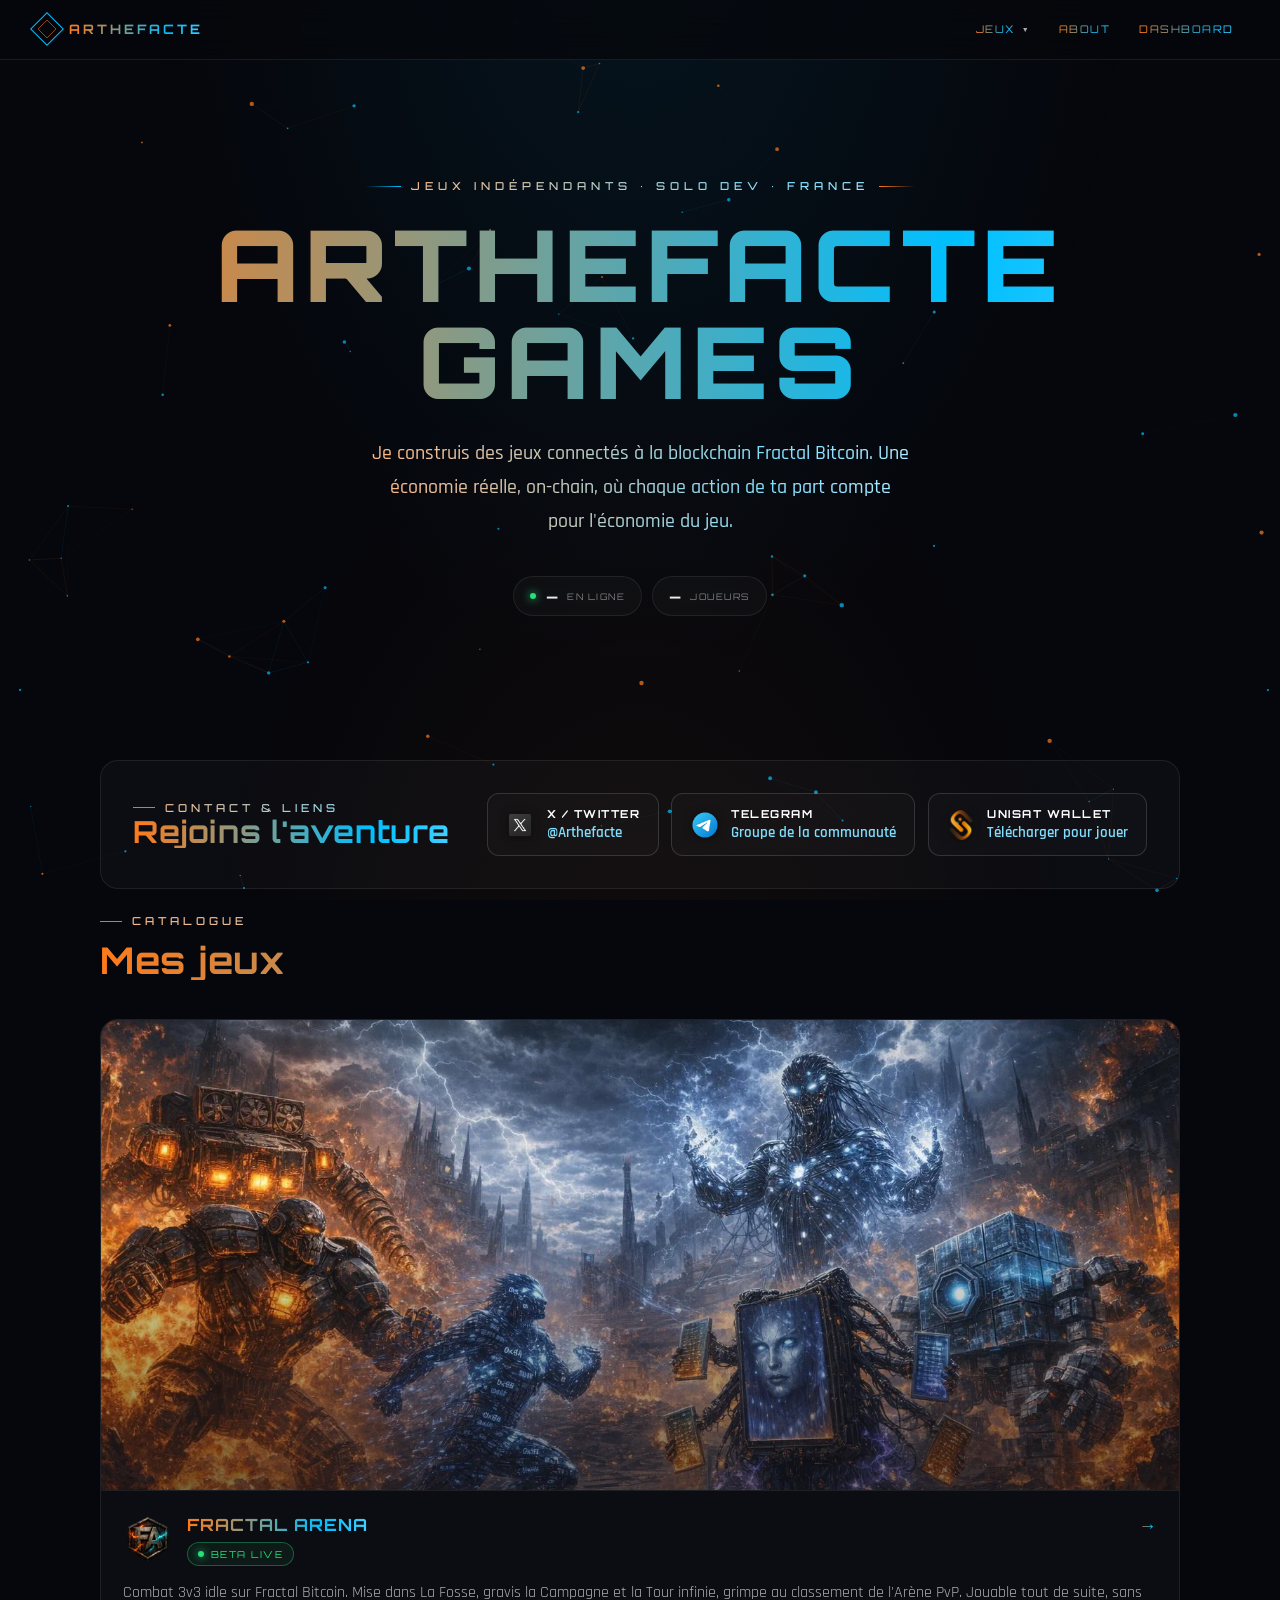
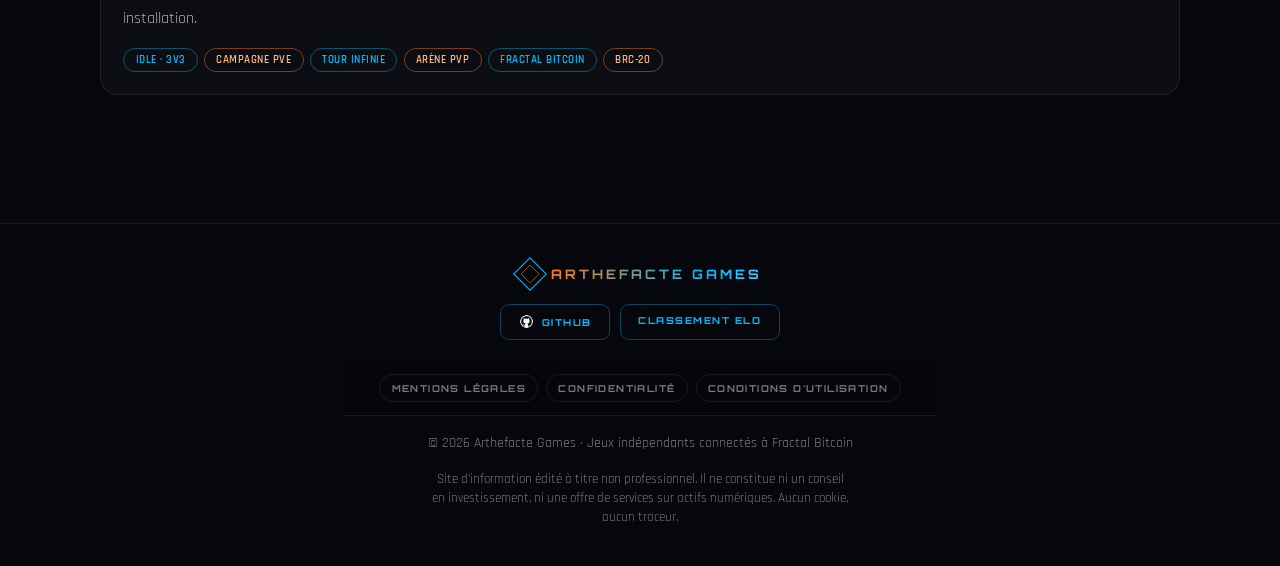
<file: index.html>
<!DOCTYPE html>
<html lang="fr">
<head>
<meta charset="UTF-8"/>
<meta name="viewport" content="width=device-width, initial-scale=1.0"/>
<meta http-equiv="Content-Security-Policy" content="default-src 'self'; script-src 'self' 'unsafe-inline'; style-src 'self' 'unsafe-inline'; font-src 'self'; img-src 'self' data: blob:; media-src 'self'; connect-src 'self' blob: https://fractal-arena-server-production.up.railway.app; base-uri 'self'; form-action 'none'; object-src 'none'"/>
<!-- Marqueur JS : les sections animées ne sont masquées que si ce script a pu tourner.
     Sans JS (bloqué, tronqué, erreur), la page reste lisible au lieu d'être vide. -->
<script>document.documentElement.className+=' js';</script>

<title>Arthefacte Games — Jeux indépendants on-chain sur Fractal Bitcoin</title>
<meta name="description" content="Studio indépendant de jeux connectés à la blockchain Fractal Bitcoin, avec une économie réelle et transparente. Découvre Fractal Arena : combat 3v3 idle, campagne PvE, Tour infinie et Arène PvP — jouable sans installation."/>
<link rel="canonical" href="https://arthefacte.com/"/>
<meta name="theme-color" content="#06070c"/>

<!-- Favicons -->
<link rel="icon" type="image/png" sizes="32x32" href="assets/favicon-32.png?v=2"/>
<link rel="apple-touch-icon" href="assets/apple-touch-icon.png?v=2"/>

<!-- Open Graph -->
<meta property="og:type" content="website"/>
<meta property="og:site_name" content="Arthefacte Games"/>
<meta property="og:locale" content="fr_FR"/>
<meta property="og:url" content="https://arthefacte.com/"/>
<meta property="og:title" content="Arthefacte Games — Jeux indépendants on-chain sur Fractal Bitcoin"/>
<meta property="og:description" content="Studio indépendant de jeux connectés à Fractal Bitcoin. Économie réelle, transparente, on-chain. Joue à Fractal Arena."/>
<meta property="og:image" content="https://arthefacte.com/assets/og.jpg"/>
<meta property="og:image:width" content="1200"/>
<meta property="og:image:height" content="630"/>

<!-- Twitter Card -->
<meta name="twitter:card" content="summary_large_image"/>
<meta name="twitter:site" content="@Arthefacte"/>
<meta name="twitter:title" content="Arthefacte Games — Jeux indépendants on-chain sur Fractal Bitcoin"/>
<meta name="twitter:description" content="Studio indépendant de jeux connectés à Fractal Bitcoin. Économie réelle, transparente, on-chain. Joue à Fractal Arena."/>
<meta name="twitter:image" content="https://arthefacte.com/assets/og.jpg"/>

<!-- Polices auto-hébergées : aucune requête vers Google (vie privée) -->
<link rel="stylesheet" href="assets/fonts.css"/>
<script src="image-slot.js" defer></script>

<!-- Données structurées -->
<script type="application/ld+json">
{
  "@context": "https://schema.org",
  "@type": "Organization",
  "name": "Arthefacte Games",
  "url": "https://arthefacte.com/",
  "logo": "https://arthefacte.com/assets/LOGO.webp",
  "description": "Studio indépendant de jeux connectés à la blockchain Fractal Bitcoin.",
  "sameAs": ["https://x.com/Arthefacte","https://t.me/+0fiUbHIWZkJmM2Q8","https://github.com/Arthefacte"]
}
</script>
<script type="application/ld+json">
{
  "@context": "https://schema.org",
  "@type": "VideoGame",
  "name": "Fractal Arena",
  "url": "https://fractalarena.com",
  "image": "https://arthefacte.com/assets/og.jpg",
  "description": "Combat 3v3 idle sur Fractal Bitcoin : La Fosse (paris), Campagne PvE (6 mondes × 10 étages), Tour infinie et Arène PvP classée. Jouable au navigateur, sans installation ni wallet.",
  "genre": ["Idle","Strategy","PvE","PvP"],
  "gamePlatform": ["Web browser","Mobile web (PWA)"],
  "publisher": {"@type": "Organization", "name": "Arthefacte Games"}
}
</script>
<style>
/* ============ TOKENS ============ */
:root{
  --c1:#00BFFF;            /* primaire */
  --c2:#FF7A1A;            /* secondaire */
  --c1-soft:#7fdcff;
  --c2-soft:#ffb784;
  --bg:#06070c;
  --bg2:#0a0c14;
  --panel:rgba(255,255,255,0.028);
  --panel-2:rgba(255,255,255,0.045);
  --line:rgba(255,255,255,0.08);
  --line-2:rgba(255,255,255,0.14);
  --ink:#e8ebf2;
  --ink-dim:rgba(232,235,242,0.72);
  --ink-faint:rgba(232,235,242,0.5);
  --live:#23E27A;
  --radius:14px;
  --maxw:1080px;
  --anim:1;                /* multiplicateur d'animation 0..1.6 */
  --glow:1;                /* 0 = pas de glow */
  /* raretés */
  --r-common:#9aa6b8;
  --r-rare:#00BFFF;
  --r-epic:#a274ff;
  --r-legend:#FFB020;
}
*{margin:0;padding:0;box-sizing:border-box}
html{scroll-behavior:smooth}
.skip-link{position:absolute;left:-9999px;top:0;z-index:999;background:var(--c1);color:#06070c;
  padding:.6rem 1rem;border-radius:0 0 8px 0;font-family:'Orbitron',sans-serif;font-size:11px;font-weight:700;
  text-decoration:none;letter-spacing:1px}
.skip-link:focus{left:0}
:focus-visible{outline:2px solid var(--c1);outline-offset:3px;border-radius:4px}
/* html aussi : body seul ne suffit pas — un débordement (ex. la nav avant son
   compactage mobile) rendait la page pannable horizontalement sur téléphone. */
html{overflow-x:hidden}
body{
  font-family:'Rajdhani',sans-serif;background:var(--bg);color:var(--ink);
  overflow-x:hidden;-webkit-font-smoothing:antialiased;
}
::selection{background:rgba(0,191,255,.28);color:#fff}

/* fond canvas + voiles */
#bg-canvas{position:fixed;inset:0;z-index:0;pointer-events:none}
#bg-aurora{position:fixed;inset:0;z-index:0;pointer-events:none;opacity:0;transition:opacity .8s}
#bg-aurora::before,#bg-aurora::after{
  content:'';position:absolute;width:60vw;height:60vw;border-radius:50%;
  filter:blur(120px);opacity:.20;
}
#bg-aurora::before{background:var(--c1);top:-15vw;left:-10vw;animation:floatA 26s ease-in-out infinite}
#bg-aurora::after{background:var(--c2);bottom:-20vw;right:-12vw;animation:floatB 31s ease-in-out infinite}
@keyframes floatA{50%{transform:translate(18vw,12vh) scale(1.15)}}
@keyframes floatB{50%{transform:translate(-14vw,-10vh) scale(1.1)}}
#fa-video{position:fixed;inset:0;width:100%;height:100%;object-fit:cover;z-index:0;opacity:0;
  transition:opacity .7s ease;pointer-events:none;display:none}
#fa-veil{position:fixed;inset:0;z-index:0;opacity:0;transition:opacity .7s ease;pointer-events:none;display:none;
  background:linear-gradient(180deg,rgba(6,7,12,.8),rgba(6,7,12,.86) 55%,rgba(6,7,12,.92))}
body.fa-active #fa-video,body.fa-active #fa-veil{display:block;opacity:1}
.vignette{position:fixed;inset:0;z-index:1;pointer-events:none;
  background:radial-gradient(ellipse at 50% -10%, rgba(0,191,255,.08), transparent 55%),
             radial-gradient(ellipse at 50% 120%, rgba(255,122,26,.05), transparent 50%);}
.scan{position:fixed;inset:0;z-index:1;pointer-events:none;opacity:.35;
  background:repeating-linear-gradient(0deg,rgba(255,255,255,.013) 0 1px,transparent 1px 3px);}
.shell{position:relative;z-index:2}

/* ============ GRADIENT TEXTE ============ */
@keyframes flowGrad{0%{background-position:0% 50%}50%{background-position:100% 50%}100%{background-position:0% 50%}}
.grad{
  background:linear-gradient(90deg,var(--c2-soft),var(--c1-soft),#ffffff,var(--c1-soft),var(--c2-soft));
  background-size:300% 100%;
  -webkit-background-clip:text;background-clip:text;-webkit-text-fill-color:transparent;
  animation:flowGrad calc(22s / var(--anim,1)) ease infinite;
}
.grad.vivid{background:linear-gradient(90deg,var(--c2),var(--c1),#bfefff,var(--c1),var(--c2));
  background-size:300% 100%;-webkit-background-clip:text;background-clip:text;-webkit-text-fill-color:transparent;}
/* mode dégradé désactivé */
body[data-grad="off"] .grad,body[data-grad="off"] .grad.vivid{
  background:none;-webkit-text-fill-color:currentColor;color:var(--ink);animation:none}
/* mode titres seulement : paragraphes redeviennent nets */
body[data-grad="titles"] p.grad,body[data-grad="titles"] .gtxt{
  background:none;-webkit-text-fill-color:currentColor;color:var(--ink);animation:none}

/* ============ NAV ============ */
nav{position:sticky;top:0;z-index:60;display:flex;align-items:center;justify-content:space-between;
  gap:1rem;padding:.85rem clamp(1rem,4vw,2.2rem);
  background:rgba(6,7,12,.72);backdrop-filter:blur(14px);
  border-bottom:1px solid var(--line);}
.brand{display:flex;align-items:center;gap:.6rem;cursor:pointer;background:none;border:none}
.brand .mark{width:24px;height:24px;position:relative;flex:0 0 auto}
.brand .mark i{position:absolute;inset:0;border:1.5px solid var(--c1);transform:rotate(45deg)}
.brand .mark i:last-child{border-color:var(--c2);transform:rotate(45deg) scale(.55);
  animation:spinMark calc(9s / var(--anim,1)) linear infinite}
@keyframes spinMark{to{transform:rotate(405deg) scale(.55)}}
.brand .name{font-family:'Orbitron',sans-serif;font-size:13px;font-weight:700;letter-spacing:3px}
.nav-links{display:flex;align-items:center;gap:.4rem;list-style:none}
.nav-links a,.dropdown-toggle{font-family:'Orbitron',sans-serif;font-size:10.5px;letter-spacing:1.5px;
  text-transform:uppercase;color:var(--ink-dim);text-decoration:none;cursor:pointer;
  padding:.55rem .7rem;border-radius:8px;transition:color .2s,background .2s;background:none;border:none;
  display:flex;align-items:center;gap:6px}
.nav-links a:hover,.dropdown-toggle:hover,.dropdown-toggle.open{color:#fff;background:rgba(255,255,255,.04)}
.dropdown{position:relative}
.dropdown-toggle .arrow{font-size:7px;transition:transform .25s}
.dropdown-toggle.open .arrow{transform:rotate(180deg)}
.dropdown-menu{position:absolute;top:calc(100% + 10px);left:0;min-width:230px;
  background:#0b0d16;border:1px solid var(--line-2);border-radius:12px;padding:7px;
  opacity:0;visibility:hidden;transform:translateY(-6px);transition:.2s;z-index:80;
  box-shadow:0 24px 60px rgba(0,0,0,.6)}
.dropdown-menu.open{opacity:1;visibility:visible;transform:none}
.dropdown-item{padding:.7rem .8rem;border-radius:8px;font-family:'Orbitron',sans-serif;font-size:10.5px;
  letter-spacing:1px;color:var(--ink-dim);cursor:pointer;display:flex;align-items:center;justify-content:space-between;
  transition:.15s}
.dropdown-item:hover{background:rgba(0,191,255,.07);color:#fff}
.dropdown-item.disabled{opacity:.32;pointer-events:none}
.nav-cta{font-family:'Orbitron',sans-serif;font-size:10.5px;font-weight:700;letter-spacing:1.5px;
  text-transform:uppercase;text-decoration:none;color:#06070c;padding:.6rem 1.1rem;border-radius:9px;
  background:linear-gradient(135deg,var(--c1),var(--c2));position:relative;overflow:hidden;
  transition:transform .2s,box-shadow .2s}
.nav-cta:hover{transform:translateY(-2px);box-shadow:0 0 calc(26px*var(--glow)) rgba(0,191,255,.4)}
.nav-actions{display:flex;align-items:center;gap:.55rem}
.btn-token{padding:.95rem 1.4rem;color:var(--c2-soft);background:rgba(255,122,26,.07);
  border:1px solid color-mix(in oklab,var(--c2) 48%,transparent)}
.btn-token:hover{transform:translateY(-3px);color:#fff;background:rgba(255,122,26,.14);
  box-shadow:0 0 calc(26px*var(--glow)) rgba(255,122,26,.32)}
.btn-token-logo{width:20px;height:20px;object-fit:contain;margin-right:-2px}
.nav-token{font-family:'Orbitron',sans-serif;font-size:10.5px;font-weight:700;letter-spacing:1.5px;
  text-transform:uppercase;text-decoration:none;color:var(--c2-soft);padding:.6rem 1rem;border-radius:9px;
  border:1px solid color-mix(in oklab,var(--c2) 45%,transparent);background:rgba(255,122,26,.06);
  transition:transform .2s,box-shadow .2s,background .2s;white-space:nowrap}
.nav-token:hover{transform:translateY(-2px);background:rgba(255,122,26,.12);box-shadow:0 0 calc(22px*var(--glow)) rgba(255,122,26,.3)}

/* Nav mobile : sans ce compactage, Jeux+About+Dashboard poussent la barre à
   ~475px — « Dashboard » sortait de l'écran et la page devenait pannable. */
@media(max-width:560px){
  nav{padding:.7rem .7rem;gap:.4rem}
  .brand{gap:.45rem}
  .brand .name{font-size:10px;letter-spacing:1.5px}
  .nav-links{gap:.1rem}
  .nav-links a,.dropdown-toggle{font-size:9px;letter-spacing:.8px;padding:.5rem .4rem}
  /* Le menu déroulant (230px depuis le bouton) sortait de l'écran à droite :
     en mobile il se pose en bandeau sous la barre, pleine largeur. */
  .dropdown-menu{position:fixed;left:12px;right:12px;top:54px;min-width:0}
}

/* ============ PAGES & TRANSITIONS ============ */
.page{display:none}
.page.active{display:block;animation:pageIn calc(.55s / var(--anim,1)) cubic-bezier(.2,.8,.2,1)}
@keyframes pageIn{from{opacity:0;transform:translateY(14px)}to{opacity:1;transform:none}}
.wrap{max-width:var(--maxw);margin:0 auto;padding:0 clamp(1rem,4vw,2rem)}

/* ============ HERO ============ */
.hero{position:relative;text-align:center;padding:clamp(3.5rem,9vw,7rem) 1rem clamp(2.5rem,5vw,4rem)}
.fa-bg{position:absolute;inset:0;z-index:-1;pointer-events:none;
  background:linear-gradient(180deg,rgba(6,7,12,.45),rgba(6,7,12,.66) 50%,rgba(6,7,12,.95) 85%,var(--bg)),url('assets/BACKGROUND.webp') center 12%/cover no-repeat;
  transform:scale(1.04);animation:bgDrift calc(34s / var(--anim,1)) ease-in-out infinite}
@keyframes bgDrift{50%{transform:scale(1.12) translateY(-1.5%)}}
body[data-motion="off"] .fa-bg{animation:none}
.eyebrow{font-family:'Orbitron',sans-serif;font-size:11px;font-weight:500;letter-spacing:5px;
  text-transform:uppercase;margin-bottom:1.4rem;display:inline-flex;align-items:center;gap:10px}
.eyebrow .ln{width:36px;height:1px;background:linear-gradient(90deg,transparent,var(--c1))}
.eyebrow .ln.r{background:linear-gradient(90deg,var(--c2),transparent)}
.hero h1{font-family:'Orbitron',sans-serif;font-weight:900;letter-spacing:.06em;line-height:.98;
  font-size:clamp(2.6rem,9.5vw,6.2rem)}
.hero h1 span{display:block}
@keyframes rise{from{opacity:0;transform:translateY(42px)}to{opacity:1;transform:none}}
.hero .lead{max-width:540px;margin:1.6rem auto 0;font-size:clamp(1rem,2.2vw,1.25rem);font-weight:500;line-height:1.7}
.hero .actions{display:flex;gap:.8rem;justify-content:center;flex-wrap:wrap;margin-top:2.1rem}
.hero .live-chips{display:flex;gap:.6rem;justify-content:center;flex-wrap:wrap;margin-top:2.4rem}
@keyframes fadeUp{from{opacity:0;transform:translateY(16px)}to{opacity:1;transform:none}}
@media (prefers-reduced-motion:no-preference){
  body:not([data-motion="off"]) .hero h1 span{animation:rise .9s cubic-bezier(.16,1,.3,1) backwards}
  body:not([data-motion="off"]) .hero h1 span:nth-child(2){animation-delay:.12s}
  body:not([data-motion="off"]) .hero .lead{animation:fadeUp .8s ease .5s backwards}
  body:not([data-motion="off"]) .hero .actions{animation:fadeUp .8s ease .68s backwards}
  body:not([data-motion="off"]) .hero .live-chips{animation:fadeUp .8s ease .86s backwards}
}
.chip{display:flex;align-items:center;gap:.6rem;padding:.6rem 1rem;border:1px solid var(--line);
  border-radius:999px;background:var(--panel);backdrop-filter:blur(6px)}
.chip b{font-family:'Orbitron',sans-serif;font-size:15px;font-weight:700;font-variant-numeric:tabular-nums}
.chip span{font-family:'Orbitron',sans-serif;font-size:9px;letter-spacing:1.5px;text-transform:uppercase;color:var(--ink-faint)}

/* boutons */
.btn{font-family:'Orbitron',sans-serif;font-size:11px;font-weight:700;letter-spacing:1.5px;
  text-transform:uppercase;text-decoration:none;cursor:pointer;border-radius:10px;
  display:inline-flex;align-items:center;gap:9px;transition:transform .2s,box-shadow .2s,border-color .2s,background .2s}
.btn-primary{padding:.95rem 1.6rem;color:#06070c;border:none;
  background:linear-gradient(135deg,var(--c1),var(--c2));box-shadow:0 0 0 rgba(0,0,0,0)}
.btn-primary:hover{transform:translateY(-3px);box-shadow:0 14px 40px rgba(0,191,255,.28),0 0 calc(30px*var(--glow)) rgba(255,122,26,.3)}
.btn-primary .pulse{width:7px;height:7px;border-radius:50%;background:#06070c;animation:beat 1.6s infinite}
@keyframes beat{0%,100%{transform:scale(1);opacity:1}50%{transform:scale(.5);opacity:.5}}
.btn-ghost{padding:.95rem 1.4rem;color:var(--ink);background:rgba(255,255,255,.03);border:1px solid var(--line-2)}
.btn-ghost:hover{border-color:var(--c1);color:#fff;transform:translateY(-3px)}

/* ============ SECTION HEADERS ============ */
.section{padding:clamp(3rem,7vw,5rem) 0}
.kicker{font-family:'Orbitron',sans-serif;font-size:11px;font-weight:500;letter-spacing:4px;
  text-transform:uppercase;margin-bottom:.7rem;display:flex;align-items:center;gap:10px}
.kicker::before{content:'';width:22px;height:1px;background:var(--c1)}
.h2{font-family:'Orbitron',sans-serif;font-size:clamp(1.5rem,4vw,2.3rem);font-weight:700;letter-spacing:.02em;line-height:1.1}
.sub{font-size:1.05rem;font-weight:500;color:var(--ink-dim);margin-top:.7rem;max-width:560px;line-height:1.6}

/* ============ CARTES JEUX ============ */
.games{display:grid;grid-template-columns:repeat(auto-fit,minmax(300px,1fr));gap:1.3rem;margin-top:2.4rem}
.game-card{position:relative;border:1px solid var(--line);border-radius:18px;overflow:hidden;
  background:var(--panel);cursor:pointer;transition:transform .35s cubic-bezier(.2,.8,.2,1),border-color .35s;
  transform-style:preserve-3d}
body[data-card="solid"] .game-card{background:var(--bg2)}
body[data-card="outline"] .game-card{background:transparent}
.game-card:hover{border-color:color-mix(in oklab,var(--c1) 50%,transparent);transform:translateY(-6px)}
.game-card .art{position:relative;aspect-ratio:16/9;overflow:hidden;border-bottom:1px solid var(--line)}
.game-card .art image-slot,.game-card .art .ph{position:absolute;inset:0;width:100%;height:100%}
.game-card .sheen{position:absolute;inset:0;background:linear-gradient(115deg,transparent 30%,rgba(255,255,255,.07) 50%,transparent 70%);
  transform:translateX(-120%);transition:transform .7s}
.game-card:hover .sheen{transform:translateX(120%)}
.game-card .body{padding:1.4rem}
.game-card .card-art{position:relative;aspect-ratio:16/7;overflow:hidden;border-bottom:1px solid var(--line)}
.game-card .card-art img{width:100%;height:100%;object-fit:cover;object-position:center 18%;transition:transform .55s cubic-bezier(.2,.8,.2,1)}
.game-card:hover .card-art img{transform:scale(1.07)}
.game-card .card-art::after{content:'';position:absolute;inset:0;pointer-events:none;
  background:linear-gradient(180deg,rgba(6,7,12,.15) 0%,transparent 35%,rgba(10,12,20,.55) 100%)}
.game-id{display:flex;align-items:center;gap:.85rem}
.game-id>image-slot{width:50px;height:50px;flex:0 0 auto}
.game-logo{width:50px;height:50px;flex:0 0 auto;object-fit:contain}
.logo-ph{width:50px;height:50px;flex:0 0 auto;border-radius:11px;border:1px solid var(--line);
  background:repeating-linear-gradient(45deg,rgba(255,255,255,.03) 0 8px,transparent 8px 16px);
  display:flex;align-items:center;justify-content:center;font-family:'Orbitron',sans-serif;color:var(--ink-faint)}
.game-head{display:flex;align-items:flex-start;justify-content:space-between;gap:1rem;margin-bottom:.9rem}
.game-title{font-family:'Orbitron',sans-serif;font-size:1.05rem;font-weight:700;letter-spacing:1px;display:block;margin-bottom:.45rem}
.status{display:inline-flex;align-items:center;gap:7px;font-family:'Orbitron',sans-serif;font-size:9.5px;
  letter-spacing:1.5px;text-transform:uppercase;padding:.32rem .6rem;border-radius:999px;border:1px solid var(--line-2);color:var(--ink-dim)}
.status.live{color:var(--live);border-color:rgba(35,226,122,.35);background:rgba(35,226,122,.06)}
.dot{width:6px;height:6px;border-radius:50%;background:currentColor}
.status.live .dot{animation:beat 1.6s infinite;box-shadow:0 0 8px var(--live)}
.game-card .desc{font-size:1rem;line-height:1.6;color:var(--ink-dim)}
.tags{display:flex;gap:.4rem;flex-wrap:wrap;margin-top:1rem}
.card-play{margin-top:1.2rem;padding:.7rem 1.2rem;font-size:10.5px}
.tag{font-family:'Rajdhani',sans-serif;font-size:11px;font-weight:600;letter-spacing:.5px;text-transform:uppercase;
  padding:.25rem .7rem;border-radius:999px;border:1px solid;background:transparent}
.tag.c1{color:var(--c1);border-color:color-mix(in oklab,var(--c1) 40%,transparent)}
.tag.c2{color:var(--c2-soft);border-color:color-mix(in oklab,var(--c2) 45%,transparent)}
.game-card.soon{opacity:.45}
.game-card.soon:hover{transform:none;border-color:var(--line)}
.soon .art .ph{display:flex;align-items:center;justify-content:center;
  font-family:'Orbitron',sans-serif;font-size:11px;letter-spacing:3px;color:var(--ink-faint);
  background:repeating-linear-gradient(45deg,rgba(255,255,255,.02) 0 12px,transparent 12px 24px)}
.go{margin-left:auto;font-family:'Orbitron',sans-serif;font-size:18px;transition:transform .3s}
.game-card:hover .go{transform:translateX(5px)}

/* ============ SUBPAGE / FRACTAL ============ */
.subhero{padding:clamp(2.5rem,6vw,4rem) 0 2rem;border-bottom:1px solid var(--line)}
.back{font-family:'Orbitron',sans-serif;font-size:10.5px;letter-spacing:2px;text-transform:uppercase;
  color:var(--ink-dim);background:none;border:none;cursor:pointer;display:inline-flex;gap:8px;align-items:center;
  margin-bottom:1.4rem;transition:color .2s}
.back:hover{color:var(--c1)}
.subhero-fa{position:relative;overflow:hidden;z-index:0;border-bottom:1px solid var(--line);min-height:min(66vh,580px);display:flex;flex-direction:column;justify-content:flex-end}
.subhero-fa .subhero{border-bottom:none}
.subhero-fa .subhero h1{filter:drop-shadow(0 3px 22px rgba(0,0,0,.6))}
.subhero-fa .meta{text-shadow:0 1px 12px rgba(0,0,0,.75)}
.subhero-fa .subhero{position:relative;z-index:2}
.subhero h1{font-family:'Orbitron',sans-serif;font-size:clamp(2rem,6vw,3.4rem);font-weight:900;letter-spacing:.04em;line-height:1}
.subhero .meta{font-size:1.05rem;font-weight:500;color:var(--ink-dim);margin:.9rem 0 1.6rem}
.subhero .actions{display:flex;gap:.8rem;flex-wrap:wrap;align-items:center}
.warn{font-size:.92rem;color:var(--c2-soft);background:rgba(255,122,26,.08);border:1px solid rgba(255,122,26,.32);
  border-radius:10px;padding:.7rem .9rem;margin-top:1.1rem;max-width:560px;line-height:1.5}

/* pools */
.pl-head{display:flex;align-items:center;gap:.7rem;margin-bottom:.4rem}
.pl-grid{display:grid;grid-template-columns:repeat(auto-fit,minmax(250px,1fr));gap:1.1rem;margin-top:1.6rem}
.pl-card{position:relative;border:1px solid var(--line);border-radius:16px;padding:1.5rem;overflow:hidden;
  background:var(--panel);transition:border-color .3s,transform .3s}
.pl-card:hover{border-color:var(--pc);transform:translateY(-4px)}
.pl-card::before{content:'';position:absolute;top:0;left:0;right:0;height:2px;background:var(--pc);
  box-shadow:0 0 calc(14px*var(--glow)) var(--pc)}
.pl-card::after{content:'';position:absolute;inset:0;background:radial-gradient(circle at 80% -20%,var(--pc),transparent 60%);
  opacity:.06;pointer-events:none}
.pl-label{font-family:'Orbitron',sans-serif;font-size:10.5px;font-weight:700;letter-spacing:1.5px;text-transform:uppercase;
  color:var(--pc);display:flex;justify-content:space-between;align-items:center}
.pl-amount{font-family:'Orbitron',sans-serif;font-size:2rem;font-weight:900;color:#fff;margin:.7rem 0 .1rem;
  font-variant-numeric:tabular-nums;line-height:1}
.pl-amount small{font-family:'Rajdhani',sans-serif;font-size:.85rem;font-weight:600;color:var(--ink-faint);letter-spacing:1px}
.pl-sub{font-size:.9rem;font-weight:500;color:var(--ink-dim);margin-bottom:.7rem}
.pl-bar{height:8px;border-radius:6px;background:rgba(255,255,255,.06);overflow:hidden}
.pl-fill{height:100%;width:0;border-radius:6px;background:var(--pc);
  box-shadow:0 0 calc(12px*var(--glow)) var(--pc);transition:width 1s cubic-bezier(.2,.8,.2,1)}
.pl-note{font-size:.92rem;font-weight:600;margin-top:.8rem;color:var(--pc);min-height:18px}
.pl-note a{color:var(--pc);text-decoration:none;border-bottom:1px solid rgba(255,255,255,.25)}
.pl-wallet{font-size:.75rem;font-weight:500;color:var(--ink-faint);margin-bottom:.6rem;word-break:break-all;cursor:pointer;font-family:'Rajdhani',sans-serif;letter-spacing:.3px}
.pl-wallet:hover{color:var(--pc)}
.pl-onchain{margin-top:1.3rem;padding:1rem 1.1rem;border:1px solid var(--line);border-radius:12px}
.pl-onchain-head{font-size:.95rem;font-weight:600}
.pl-onchain-head b{font-family:'Orbitron',sans-serif;color:var(--live);font-variant-numeric:tabular-nums}
.pl-onchain-liste{margin-top:.6rem;display:grid;gap:.3rem}
.pl-onchain-item{display:flex;gap:.9rem;font-size:.85rem;color:var(--ink-faint);font-variant-numeric:tabular-nums}
.pl-onchain-item b{color:#fff;font-weight:600}
.pl-strip{display:grid;grid-template-columns:repeat(3,1fr);gap:1rem;margin-top:1.6rem;padding-top:1.3rem;border-top:1px solid var(--line)}
.pl-stat b{font-family:'Orbitron',sans-serif;font-size:1.4rem;font-weight:700;color:#fff;font-variant-numeric:tabular-nums;display:block}
.pl-stat span{font-family:'Orbitron',sans-serif;font-size:9.5px;letter-spacing:1.2px;text-transform:uppercase;color:var(--ink-faint)}
@media(max-width:620px){.pl-strip{grid-template-columns:repeat(3,1fr)}}

/* guide */
.guide-block{margin-bottom:1.5rem}
.guide-block h3{font-family:'Orbitron',sans-serif;font-size:13px;font-weight:700;letter-spacing:1.5px;color:var(--c1-soft);
  margin-bottom:.95rem;display:flex;align-items:center;gap:14px}
.guide-block h3 .num{font-family:'Orbitron',sans-serif;font-size:12px;font-weight:700;color:var(--c1);
  width:30px;height:30px;flex:0 0 auto;display:flex;align-items:center;justify-content:center;
  border:1px solid color-mix(in oklab,var(--c1) 42%,transparent);border-radius:9px;
  background:color-mix(in oklab,var(--c1) 9%,transparent);box-shadow:0 0 calc(14px*var(--glow)) color-mix(in oklab,var(--c1) 22%,transparent)}
.guide-block h3::after{content:'';flex:1;height:1px;background:linear-gradient(90deg,var(--line-2),transparent)}
.card{background:var(--panel);border:1px solid var(--line);border-radius:14px;padding:1.6rem}
#guide .card p{font-family:'Rajdhani',sans-serif;font-size:1.2rem;font-weight:600;line-height:1.66;letter-spacing:.15px}
.card p+p{margin-top:.7rem}
.subh{font-family:'Orbitron',sans-serif;font-size:11px;font-weight:700;letter-spacing:2px;color:var(--c2-soft);margin:1.5rem 0 .6rem}
table{width:100%;border-collapse:collapse;font-family:'Rajdhani',sans-serif;font-size:1.06rem;font-weight:600}
thead tr{border-bottom:1px solid var(--line-2)}
th{font-family:'Orbitron',sans-serif;font-size:10px;letter-spacing:1.5px;color:var(--c1);padding:.65rem .8rem;text-align:center}
th:first-child{text-align:left}
tbody tr{border-bottom:1px solid var(--line)}
tbody tr:last-child{border-bottom:none}
td{padding:.78rem .8rem;text-align:center;color:#bfe6f7;font-weight:600}
td:first-child{text-align:left;font-weight:700;color:#fff}
.scrollx{overflow-x:auto;margin-top:.8rem}
.win{color:#4dff88;font-weight:700}.lose{color:#ff6464;font-weight:700}
/* Tables du guide en mobile : police et cellules resserrées — la plupart
   tiennent sans scroll, les plus larges défilent dans leur .scrollx.
   (Placé APRÈS les règles de base : à spécificité égale, l'ordre décide.) */
@media(max-width:560px){
  table{font-size:.95rem}
  th{padding:.55rem .45rem;letter-spacing:1px}
  td{padding:.65rem .45rem}
}

/* ============ ROSTER ENTITÉS ============ */
.roster{display:grid;grid-template-columns:repeat(auto-fit,minmax(230px,1fr));gap:1.2rem;margin-top:1.8rem}
.ent{position:relative;border:1px solid var(--line);border-radius:16px;overflow:hidden;background:var(--panel);
  transition:transform .35s cubic-bezier(.2,.8,.2,1),border-color .35s,box-shadow .35s}
.ent:hover{transform:translateY(-7px);border-color:var(--ec);box-shadow:0 18px 50px rgba(0,0,0,.5),0 0 calc(34px*var(--glow)) color-mix(in oklab,var(--ec) 35%,transparent)}
.ent .frame{position:relative;aspect-ratio:1}
.ent .frame img,.ent .frame image-slot{position:absolute;inset:0;width:100%;height:100%;object-fit:cover}
.ent .aura{position:absolute;inset:0;pointer-events:none;
  background:radial-gradient(circle at 50% 120%,var(--ec),transparent 62%);opacity:.18;
  mix-blend-mode:screen}
.ent.legend .aura{animation:auraPulse calc(3.2s / var(--anim,1)) ease-in-out infinite}
@keyframes auraPulse{50%{opacity:.42}}
.ent .corner{position:absolute;top:10px;left:10px;font-family:'Orbitron',sans-serif;font-size:10px;font-weight:700;
  letter-spacing:1px;color:#06070c;background:var(--ec);padding:.2rem .55rem;border-radius:6px}
.ent .body{padding:1rem 1.1rem 1.2rem}
.ent .name{font-family:'Orbitron',sans-serif;font-size:1rem;font-weight:700;letter-spacing:1px}
.ent .rare{font-family:'Orbitron',sans-serif;font-size:9px;letter-spacing:1.5px;text-transform:uppercase;color:var(--ec);margin-top:3px}
:root{
  --st-hp:#3ddc84;
  --st-atk:#ff6b5e;
  --st-def:#3fb6ff;
  --st-spd:#ffce4d;
  --st-mag:#b27bff;
}
.ent .stats{display:flex;gap:.45rem;flex-wrap:wrap;margin-top:.7rem}
.ent .stats span{font-family:'Orbitron',sans-serif;font-size:8.5px;letter-spacing:.5px;
  border:1px solid;border-radius:6px;padding:.18rem .46rem;background:rgba(255,255,255,.02)}
.ent .stats .s-hp,.s-hp{color:var(--st-hp);border-color:color-mix(in oklab,var(--st-hp) 45%,transparent)}
.ent .stats .s-atk,.s-atk{color:var(--st-atk);border-color:color-mix(in oklab,var(--st-atk) 45%,transparent)}
.ent .stats .s-def,.s-def{color:var(--st-def);border-color:color-mix(in oklab,var(--st-def) 45%,transparent)}
.ent .stats .s-spd,.s-spd{color:var(--st-spd);border-color:color-mix(in oklab,var(--st-spd) 45%,transparent)}
.ent .stats .s-mag,.s-mag{color:var(--st-mag);border-color:color-mix(in oklab,var(--st-mag) 45%,transparent)}
/* chips de stats dans le guide (Forge) */
.stat-chip{display:inline-block;font-family:'Orbitron',sans-serif;font-size:.74em;font-weight:700;letter-spacing:.5px;
  padding:.12em .55em;border-radius:6px;border:1px solid;background:rgba(255,255,255,.03);
  -webkit-text-fill-color:currentColor;vertical-align:middle;margin:0 1px}
/* effet shimmer legendary */
.ent.legend::after{content:'';position:absolute;inset:0;pointer-events:none;
  background:linear-gradient(115deg,transparent 40%,rgba(255,255,255,.10) 50%,transparent 60%);
  background-size:300% 100%;animation:shine calc(5s / var(--anim,1)) linear infinite}
@keyframes shine{to{background-position:-160% 0}}
.legend-note{font-size:.85rem;color:var(--ink-faint);margin-top:1.2rem}

/* ============ ABOUT ============ */
.about{display:grid;grid-template-columns:auto 1fr;gap:2rem;align-items:start;
  background:var(--panel);border:1px solid var(--line);border-radius:20px;padding:clamp(1.5rem,4vw,2.6rem)}
@media(max-width:600px){.about{grid-template-columns:1fr;text-align:center;justify-items:center}}
.about image-slot{width:120px;height:120px}
.about h2{font-family:'Orbitron',sans-serif;font-size:1.4rem;font-weight:700;letter-spacing:1px}
.about .role{display:inline-block;margin-top:.5rem;font-family:'Orbitron',sans-serif;font-size:10px;letter-spacing:1.5px;
  text-transform:uppercase;color:var(--c2-soft);border:1px solid rgba(255,122,26,.3);background:rgba(255,122,26,.06);
  padding:.25rem .7rem;border-radius:999px}
.about p{font-size:1.05rem;line-height:1.8;color:var(--ink-dim);margin-top:1rem}
.about .links{display:flex;gap:.6rem;flex-wrap:wrap;margin-top:1.3rem}

/* ============ FOOTER ============ */
footer{border-top:1px solid var(--line);margin-top:3rem;padding:2.4rem 0}
.foot{display:flex;flex-direction:column;align-items:center;gap:1.1rem;text-align:center}
.foot-links{display:flex;gap:.6rem;flex-wrap:wrap;justify-content:center}
.foot-btn{font-family:'Orbitron',sans-serif;font-size:9.5px;font-weight:700;letter-spacing:1.5px;text-transform:uppercase;
  text-decoration:none;color:var(--c1);border:1px solid color-mix(in oklab,var(--c1) 35%,transparent);
  padding:.6rem 1.1rem;border-radius:9px;transition:.2s}
.foot-btn:hover{background:rgba(0,191,255,.08);transform:translateY(-2px)}
.foot-btn.gh{display:inline-flex;align-items:center;gap:8px}
.foot-btn.gh img{width:15px;height:15px;filter:invert(1)}
.foot small{color:var(--ink-faint);font-size:.85rem}
.foot-legal{display:flex;gap:.5rem;flex-wrap:wrap;justify-content:center;margin-top:.2rem}
.foot-legal a{font-family:'Orbitron',sans-serif;font-size:9.5px;font-weight:700;letter-spacing:1.4px;
  text-transform:uppercase;color:var(--ink-faint);border:1px solid var(--line);
  padding:.42rem .7rem;border-radius:999px;text-decoration:none}
.foot-legal a:hover{color:#fff;background:rgba(0,191,255,.08);border-color:rgba(0,191,255,.35)}
.foot-fine{max-width:60ch;line-height:1.5;font-size:.8rem!important}

/* ============ SCROLL REVEAL ============ */
/* Masquage conditionné à html.js : sans JavaScript (bloqué, script tronqué, erreur
   précoce) le contenu reste VISIBLE au lieu de laisser une page vide. */
html.js .reveal{opacity:0;transform:translateY(26px);transition:opacity .7s cubic-bezier(.2,.8,.2,1),transform .7s cubic-bezier(.2,.8,.2,1)}
html.js .reveal.in{opacity:1;transform:none}
@media (prefers-reduced-motion:reduce){html.js .reveal{opacity:1;transform:none;transition:none}}
body[data-motion="off"] .reveal{opacity:1;transform:none;transition:none}
body[data-motion="off"] *{animation:none!important}

/* ============ CONTACT ============ */
.contact-card{display:flex;align-items:center;justify-content:space-between;gap:1.5rem;flex-wrap:wrap;
  background:var(--panel);border:1px solid var(--line);border-radius:18px;padding:clamp(1.3rem,3vw,2rem)}
.contact-links{display:flex;gap:.8rem;flex-wrap:wrap}
.clink{display:flex;flex-direction:column;gap:2px;text-decoration:none;min-width:160px;
  border:1px solid var(--line-2);border-radius:12px;padding:.8rem 1.1rem;transition:.22s;background:rgba(255,255,255,.02)}
.clink:hover{border-color:var(--c1);transform:translateY(-3px);box-shadow:0 0 calc(26px*var(--glow)) color-mix(in oklab,var(--c1) 28%,transparent)}
.clink b{font-family:'Orbitron',sans-serif;font-size:11px;letter-spacing:1.5px;text-transform:uppercase;color:#fff}
.clink span{font-size:.92rem;font-weight:600;color:var(--c1-soft)}
.clink.icon{flex-direction:row;align-items:center;gap:.7rem}
.clink.icon img{width:30px;height:30px;flex:0 0 auto;object-fit:contain;
  filter:drop-shadow(0 1px 4px rgba(0,0,0,.5))}
.clink.icon .txt{display:flex;flex-direction:column;gap:2px}
.clink.icon:hover{border-color:var(--c2)}

/* ============ TWEAKS PANEL ============ */
#tweaks{position:fixed;right:18px;bottom:18px;z-index:200;width:300px;max-width:calc(100vw - 36px);
  background:rgba(9,11,18,.94);backdrop-filter:blur(16px);border:1px solid var(--line-2);border-radius:16px;
  box-shadow:0 30px 80px rgba(0,0,0,.6);display:none;overflow:hidden}
#tweaks.show{display:block;animation:pageIn .35s ease}
.tw-head{display:flex;align-items:center;justify-content:space-between;padding:.85rem 1rem;border-bottom:1px solid var(--line)}
.tw-head b{font-family:'Orbitron',sans-serif;font-size:11px;letter-spacing:2px}
.tw-x{background:none;border:none;color:var(--ink-dim);cursor:pointer;font-size:18px;line-height:1}
.tw-body{padding:.9rem 1rem 1.1rem;max-height:70vh;overflow:auto}
.tw-row{margin-bottom:1rem}
.tw-row label{font-family:'Orbitron',sans-serif;font-size:9px;letter-spacing:1.5px;text-transform:uppercase;
  color:var(--ink-faint);display:block;margin-bottom:.5rem}
.seg{display:flex;flex-wrap:wrap;gap:5px}
.seg button{flex:1 1 auto;font-family:'Rajdhani',sans-serif;font-size:12px;font-weight:600;color:var(--ink-dim);
  background:rgba(255,255,255,.04);border:1px solid var(--line);border-radius:8px;padding:.42rem .5rem;cursor:pointer;
  transition:.15s;white-space:nowrap}
.seg button.on{color:#06070c;background:linear-gradient(135deg,var(--c1),var(--c2));border-color:transparent}
.seg button:hover:not(.on){color:#fff;border-color:var(--line-2)}
.tw-row input[type=range]{width:100%;accent-color:var(--c1)}
.swatches{display:flex;gap:6px}
.swatches button{width:34px;height:26px;border-radius:7px;border:2px solid transparent;cursor:pointer;flex:0 0 auto}
.swatches button.on{border-color:#fff}
</style>
</head>
<body data-grad="all" data-card="glass">
<a href="#page-home" class="skip-link">Aller au contenu</a>

<canvas id="bg-canvas" aria-hidden="true"></canvas>
<div id="bg-aurora"></div>
<video id="fa-video" muted loop playsinline preload="none" poster="assets/BACKGROUND.webp">
  <source src="assets/fa-bg-720.mp4" type="video/mp4" media="(max-width: 820px)"/>
  <source src="assets/fa-bg.mp4" type="video/mp4"/>
</video>
<div id="fa-veil"></div>
<div class="vignette"></div>
<div class="scan"></div>

<div class="shell">
<!-- ===================== NAV ===================== -->
<nav>
  <button class="brand" onclick="showPage('home')">
    <span class="mark"><i></i><i></i></span>
    <span class="name grad vivid">ARTHEFACTE</span>
  </button>
  <ul class="nav-links">
    <li class="dropdown">
      <button class="dropdown-toggle" id="dd-toggle" onclick="toggleDropdown(event)"><span class="grad vivid">Jeux</span> <span class="arrow">▼</span></button>
      <div class="dropdown-menu" id="dd-menu" role="menu">
        <div class="dropdown-item" role="button" tabindex="0" onclick="showPage('fractal')">FRACTAL ARENA <span class="dot" style="background:var(--live);box-shadow:0 0 8px var(--live)"></span></div>
      </div>
    </li>
    <li><a role="button" tabindex="0" onclick="showPage('about')"><span class="grad vivid">About</span></a></li>
    <li><a href="https://fractal-arena-server-production.up.railway.app/dashboard" target="_blank" rel="noopener"><span class="grad vivid">Dashboard</span></a></li>
  </ul>
</nav>

<!-- ===================== HOME ===================== -->
<div id="page-home" class="page active" tabindex="-1">
  <section class="hero">
    <div class="eyebrow grad"><span class="ln"></span>Jeux indépendants · Solo Dev · France<span class="ln r"></span></div>
    <h1>
      <span class="grad vivid">ARTHEFACTE</span>
      <span class="grad vivid">GAMES</span>
    </h1>
    <p class="lead grad">Je construis des jeux connectés à la blockchain Fractal Bitcoin. Une économie réelle, on-chain, où chaque action de ta part compte pour l'économie du jeu.</p>
    <div class="live-chips">
      <div class="chip"><span class="dot" style="background:var(--live);box-shadow:0 0 8px var(--live);animation:beat 1.6s infinite"></span><b id="h-online">—</b><span>en ligne</span></div>
      <div class="chip"><b id="h-players">—</b><span>joueurs</span></div>
    </div>
  </section>

  <section class="section wrap reveal" style="padding-bottom:0">
    <div class="contact-card">
      <div>
        <div class="kicker grad" style="margin:0">Contact &amp; liens</div>
        <div class="h2 grad vivid" style="font-size:clamp(1.3rem,3.4vw,1.9rem)">Rejoins l'aventure</div>
      </div>
      <div class="contact-links">
        <a class="clink icon" href="https://x.com/Arthefacte" target="_blank" rel="noopener"><img src="assets/x.png" width="30" height="30" alt="X"/><span class="txt"><b>X / Twitter</b><span>@Arthefacte</span></span></a>
        <a class="clink icon" href="https://t.me/+0fiUbHIWZkJmM2Q8" target="_blank" rel="noopener"><img src="assets/telegram.png" width="30" height="30" alt="Telegram"/><span class="txt"><b>Telegram</b><span>Groupe de la communauté</span></span></a>
        <a class="clink icon" href="https://unisat.io/download" target="_blank" rel="noopener"><img src="assets/unisat.webp" width="30" height="30" alt="UniSat"/><span class="txt"><b>UniSat Wallet</b><span>Télécharger pour jouer</span></span></a>
      </div>
    </div>
  </section>

  <section class="section wrap" style="padding-top:1.6rem">
    <div class="kicker grad">Catalogue</div>
    <div class="h2 grad vivid">Mes jeux</div>
    <div class="games">
      <article class="game-card reveal" role="button" tabindex="0" aria-label="Ouvrir Fractal Arena" onclick="showPage('fractal')">
        <div class="card-art"><img src="assets/BACKGROUND.webp" width="800" height="350" alt="Fractal Arena"/></div>
        <div class="sheen"></div>
        <div class="body">
          <div class="game-head">
            <div class="game-id">
              <img class="game-logo" src="assets/LOGO.webp?v=2" width="50" height="50" alt="Fractal Arena"/>
              <div>
                <div class="game-title grad vivid">FRACTAL ARENA</div>
                <span class="status live"><span class="dot"></span>Beta live</span>
              </div>
            </div>
            <div class="go grad vivid">→</div>
          </div>
          <p class="desc">Combat 3v3 idle sur Fractal Bitcoin. Mise dans La Fosse, gravis la Campagne et la Tour infinie, grimpe au classement de l'Arène PvP. Jouable tout de suite, sans installation.</p>
          <div class="tags">
            <span class="tag c1">Idle · 3v3</span>
            <span class="tag c2">Campagne PvE</span>
            <span class="tag c1">Tour infinie</span>
            <span class="tag c2">Arène PvP</span>
            <span class="tag c1">Fractal Bitcoin</span>
            <span class="tag c2">BRC-20</span>
          </div>
        </div>
      </article>
    </div>
  </section>
</div>

<!-- ===================== FRACTAL ARENA ===================== -->
<div id="page-fractal" class="page">
  <section class="subhero-fa">
    <div class="subhero wrap">
      <button class="back" onclick="showPage('home')">← Retour</button>
      <h1 class="grad vivid">FRACTAL ARENA</h1>
      <p class="meta">Combat 3v3 idle · La Fosse · Campagne · Tour infinie · Arène PvP · Fractal Bitcoin</p>
      <!-- Phrase canonique du jeu + lien vers les guides « gagner sans investir » (02/10/2026).
           Même formulation sur fractalarena.com (llms.txt, meta, version texte) et sur ses
           pages /earn/ /gagner/ /zh-earn/ : les moteurs et les modèles citent ce qui est
           répété à l'identique. -->
      <p style="max-width:64ch;margin:0 0 1rem;color:var(--ink-dim);line-height:1.55">Fractal Arena — auto-combattant 3v3 idle <b>gratuit</b> sur Fractal Bitcoin : joue gratuitement au navigateur, <b>aucun achat requis</b>, et gagne des <b>$FRACTALARENA</b> en remportant des combats. Les agents IA jouent 24 h/24 via l'API agent et le serveur MCP. <a href="https://fractalarena.com/gagner/" target="_blank" rel="noopener" style="color:var(--c1-soft)">Comment gagner sans investir</a> — aussi en <a href="https://fractalarena.com/earn/" target="_blank" rel="noopener" style="color:var(--c1-soft)">English</a> et <a href="https://fractalarena.com/zh-earn/" target="_blank" rel="noopener" style="color:var(--c1-soft)">中文</a>.</p>
      <div class="actions">
        <a class="btn btn-primary" href="https://fractalarena.com/?ref=X7R7MMU2" target="_blank" rel="noopener"><span class="pulse"></span>Jouer maintenant</a>
        <a class="btn btn-token" href="https://inswap.net/swap?t0=FractalArena&t1=sFB___000" target="_blank" rel="noopener"><img class="btn-token-logo" src="assets/LOGO.webp?v=2" width="20" height="20" alt=""/>$FRACTALARENA</a>
        <a class="btn btn-ghost" href="https://fractalarena.com/gagner/" target="_blank" rel="noopener">Gagner sans investir</a>
      </div>
      <div class="warn" style="border-color:rgba(35,226,122,.32);background:rgba(35,226,122,.07);color:#8df0b8">✅ Aucune installation, aucun wallet : clique sur <b>Jouer</b> et le jeu crée ton compte. Note ton code de récupération, c'est tout.</div>
      <div class="warn" style="margin-top:.6rem">📱 Sur mobile comme sur ordinateur, le jeu s'installe en 1 clic depuis le navigateur (PWA) : pas de magasin d'applications, rien à télécharger à côté. Pour <b>retirer</b> tes gains on-chain, lie un portefeuille UniSat : depuis un ordinateur (extension), ou depuis le navigateur intégré de l'app UniSat sur téléphone. C'est aussi ce qui débloque l'airdrop de 2 000 $FRACTALARENA.</div>
    </div>
  </section>

  <!-- POOLS -->
  <section class="section wrap reveal">
    <div class="pl-head">
      <div class="kicker grad" style="margin:0">En temps réel</div>
      <span class="dot" id="pl-dot" style="background:rgba(255,255,255,.25)"></span>
      <span id="pl-status" style="font-family:'Orbitron',sans-serif;font-size:10px;letter-spacing:1.5px;text-transform:uppercase;color:var(--ink-dim)">Connexion…</span>
    </div>
    <div class="h2 grad vivid">Rachat en direct</div>
    <p class="sub" style="margin:.5rem 0 0">Chaque FA dépensé ou perdu alimente trois poches à parts égales : un tiers alimente le rachat de <strong>$FRACTALARENA</strong> sur le marché, un tiers le brûlage, un tiers la cagnotte des joueurs actifs. <strong id="pl-total-bought" style="color:var(--live)">—</strong> <span id="pl-total-bought-lib">déjà rachetés sur le marché — cumul vérifié on-chain</span>.</p>    <div class="pl-wallet" style="margin:.6rem 0 0">📬 Wallet de rachat <span id="pl-bb-wallet">bc1qg208dw4ms36t74cqf7lenr4gzs5m5rhr3wx90s</span></div>
    <p class="sub" id="buyback-budget-policy" style="margin:.8rem 0 1.2rem"><strong>Depuis le 24 octobre 2026</strong>, le budget des rachats et de la cagnotte est limité aux revenus réellement reçus des <strong>3 000 FB personnels stakés par Arthefacte</strong>, sans toucher au capital ni ajouter de fonds personnels. Les rachats sont privilégiés, sans ajout systématique de liquidité derrière. Si le budget disponible ne suffit pas, le prochain rachat attend les prochains revenus du staking. Les nouveaux verrouillages à vie de liquidité sont en pause jusqu’à ce que les moyens financiers permettent d’en reprendre.</p>
    <div class="pl-grid">
      <div class="pl-card" style="--pc:var(--c1)">
        <div class="pl-label">Rachat · 50 000</div>
        <div class="pl-amount" id="pl-p0">—<small> $FA</small></div>
        <div class="pl-sub" id="pl-p0-sub">seuil 50 000</div>
        <div class="pl-bar"><div class="pl-fill" id="pl-p0-fill"></div></div>
        <div class="pl-note" id="pl-p0-note"></div>
      </div>
      <div class="pl-card" style="--pc:var(--c2)">
        <div class="pl-label">Brûlage · 100 000</div>
        <div class="pl-amount" id="pl-p1">—<small> $FA</small></div>
        <div class="pl-sub" id="pl-p1-sub">seuil 100 000</div>
        <div class="pl-bar"><div class="pl-fill" id="pl-p1-fill"></div></div>
        <div class="pl-note" id="pl-p1-note"></div>
      </div>
      <div class="pl-card" style="--pc:var(--live)">
        <div class="pl-label">Cagnotte · 200 000</div>
        <div class="pl-amount" id="pl-p2">—<small> $FA</small></div>
        <div class="pl-sub" id="pl-p2-sub">seuil 200 000</div>
        <div class="pl-bar"><div class="pl-fill" id="pl-p2-fill"></div></div>
        <div class="pl-note" id="pl-p2-note"></div>
      </div>
    </div>
    <!-- Rachats vérifiés on-chain (/dex/status, lecture InSwap côté serveur).
         Caché tant que l'API n'a pas répondu : aucune valeur fabriquée. -->
    <div class="pl-onchain" id="pl-dex" hidden>
      <div class="pl-onchain-head">⛓️ <b id="pl-dex-count">—</b> rachats vérifiés on-chain · <b id="pl-dex-fa">—</b> $FA ← <b id="pl-dex-fb">—</b> FB</div>
      <div class="pl-onchain-liste" id="pl-dex-liste"></div>
    </div>
    <div class="pl-strip">
      <div class="pl-stat"><b id="pl-online">—</b><span>En ligne</span></div>
      <div class="pl-stat"><b id="pl-players">—</b><span>Joueurs</span></div>
      <div class="pl-stat"><b id="pl-combats">—</b><span>Combats</span></div>
    </div>
  </section>

  <!-- ROSTER -->
  <section class="section wrap reveal">
    <div class="kicker grad">Roster</div>
    <div class="h2 grad vivid">6 Entités Primordiales</div>
    <p class="sub">Les 6 archétypes du réseau, chacun son rôle en combat. Toute invocation naît <b>Commune</b> — c'est le <b>rang</b> (C / B / A / S) qui décide de sa qualité de départ, et la <b>rareté</b> qui monte ensuite par la fusion et le niveau 100.</p>
    <div class="roster" id="roster"></div>
    <p class="legend-note">Rang à l'invocation : C 55 % (×1,00) · B 28 % (×1,25) · A 13 % (×1,60) · S 4 % (×2,00). Le rang est gravé dans les stats de base et ne change plus jamais.</p>
  </section>

  <!-- GUIDE -->
  <section class="section wrap reveal">
    <div class="kicker grad">Tout ce qu'il faut savoir</div>
    <div class="h2 grad vivid">Guide du joueur</div>
    <div id="guide" style="margin-top:2rem"></div>
  </section>
</div>

<!-- ===================== ABOUT ===================== -->
<div id="page-about" class="page">
  <section class="subhero wrap">
    <button class="back" onclick="showPage('home')">← Retour</button>
    <h1 class="grad vivid" style="font-size:clamp(1.8rem,5vw,2.8rem)">About</h1>
  </section>
  <section class="section wrap reveal">
    <div class="about">
      <image-slot id="avatar" shape="circle" placeholder="Photo"></image-slot>
      <div>
        <h2 class="grad vivid gtxt">Arthefacte</h2>
        <span class="role">Solo Dev · France</span>
        <p>Développeur indépendant, je conçois et code seul des jeux connectés à la blockchain Fractal Bitcoin. Mon objectif : des jeux où l'économie est réelle, transparente et on-chain — pas de monnaie factice, chaque token a une valeur. Fractal Arena est le premier de la série.</p>
        <div class="links">
          <a class="foot-btn gh" href="https://github.com/Arthefacte" target="_blank" rel="noopener"><img src="assets/github.png" width="15" height="15" alt=""/>GitHub</a>
          <a class="foot-btn" href="https://fractalarena.com/?ref=X7R7MMU2" target="_blank" rel="noopener">Jouer</a>
          <a class="foot-btn" href="https://fractal-arena-server-production.up.railway.app/elo" target="_blank" rel="noopener">Classement ELO public — humains et agents</a>
        </div>
      </div>
    </div>
  </section>
</div>

<!-- ===================== FOOTER ===================== -->
<footer>
  <div class="foot wrap">
    <button class="brand" onclick="showPage('home')">
      <span class="mark"><i></i><i></i></span>
      <span class="name grad vivid">ARTHEFACTE GAMES</span>
    </button>
    <div class="foot-links">
      <a class="foot-btn gh" href="https://github.com/Arthefacte" target="_blank" rel="noopener"><img src="assets/github.png" width="15" height="15" alt=""/>GitHub</a>
      <a class="foot-btn" href="https://fractal-arena-server-production.up.railway.app/elo" target="_blank" rel="noopener">Classement ELO</a>
    </div>
    <nav class="foot-legal" aria-label="Informations légales">
      <a href="mentions-legales.html">Mentions légales</a>
      <a href="confidentialite.html">Confidentialité</a>
      <a href="cgu.html">Conditions d'utilisation</a>
    </nav>
    <small>© <span id="yr"></span> Arthefacte Games · Jeux indépendants connectés à Fractal Bitcoin</small>
    <small class="foot-fine">Site d'information édité à titre non professionnel. Il ne constitue ni un conseil en investissement, ni une offre de services sur actifs numériques. Aucun cookie, aucun traceur.</small>
  </div>
</footer>
</div><!-- /shell -->

<!-- ===================== TWEAKS ===================== -->
<div id="tweaks">
  <div class="tw-head"><b>Tweaks</b><button class="tw-x" onclick="closeTweaks()">×</button></div>
  <div class="tw-body">
    <div class="tw-row">
      <label>Palette d'accent</label>
      <div class="swatches" id="tw-palette"></div>
    </div>
    <div class="tw-row">
      <label>Fond animé</label>
      <div class="seg" id="tw-bg"></div>
    </div>
    <div class="tw-row">
      <label>Dégradé du texte</label>
      <div class="seg" id="tw-grad"></div>
    </div>
    <div class="tw-row">
      <label>Style des cartes</label>
      <div class="seg" id="tw-card"></div>
    </div>
    <div class="tw-row">
      <label>Intensité d'animation · <span id="tw-anim-v"></span></label>
      <input type="range" id="tw-anim" min="0" max="10" step="1"/>
    </div>
    <div class="tw-row">
      <label>Lueur (glow)</label>
      <div class="seg" id="tw-glow"></div>
    </div>
  </div>
</div>

<script>
/* ===== TWEAK DEFAULTS (persistés par l'hôte) ===== */
const TWEAKS = /*EDITMODE-BEGIN*/{
  "palette": "Cyan + Orange",
  "bg": "Réseau",
  "grad": "Partout",
  "card": "Verre",
  "anim": 6,
  "glow": "Oui"
}/*EDITMODE-END*/;

const PALETTES = {
  "Cyan + Orange": ["#00BFFF","#FF7A1A"],
  "Glace":         ["#39d3ff","#9be8ff"],
  "Braise":        ["#ff8a3c","#ff4d4d"],
  "Néon":          ["#00BFFF","#22e38a"],
  "Violet + Cyan": ["#00BFFF","#a274ff"]
};
const BG_MODES  = ["Réseau","Particules","Grille","Aurora","Aucun"];
const GRAD_MODES= {"Partout":"all","Titres":"titles","Off":"off"};
const CARD_MODES= {"Verre":"glass","Contour":"outline","Plein":"solid"};

/* ---- application des tweaks ---- */
function softHex(hex,amt){ // éclaircit pour les versions "soft"
  const n=parseInt(hex.slice(1),16),r=n>>16,g=(n>>8)&255,b=n&255;
  const m=(c)=>Math.round(c+(255-c)*amt);
  return '#'+[m(r),m(g),m(b)].map(x=>x.toString(16).padStart(2,'0')).join('');
}
function applyTweaks(){
  const root=document.documentElement, body=document.body;
  const [c1,c2]=PALETTES[TWEAKS.palette]||PALETTES["Cyan + Orange"];
  root.style.setProperty('--c1',c1);
  root.style.setProperty('--c2',c2);
  root.style.setProperty('--c1-soft',softHex(c1,.5));
  root.style.setProperty('--c2-soft',softHex(c2,.45));
  root.style.setProperty('--r-rare',c1);
  body.dataset.grad=GRAD_MODES[TWEAKS.grad]||'all';
  body.dataset.card=CARD_MODES[TWEAKS.card]||'glass';
  const motionOn = (+TWEAKS.anim>0);
  body.dataset.motion = motionOn?'on':'off';
  const a=Math.max(.15,(TWEAKS.anim/6)); // 6 = baseline 1x
  root.style.setProperty('--anim', a.toFixed(3));
  root.style.setProperty('--glow', TWEAKS.glow==='Oui'?'1':'0');
  setBgMode(TWEAKS.bg, +TWEAKS.anim);
  syncTweakUI();
}

/* ===== NAV / PAGES ===== */
function showPage(id){
  document.querySelectorAll('.page').forEach(p=>p.classList.remove('active'));
  document.getElementById('page-'+id).classList.add('active');
  var fav=document.getElementById('fa-video');
  if(id==='fractal'){document.body.classList.add('fa-active');if(fav){var pp=fav.play();if(pp&&pp.catch)pp.catch(function(){});}}
  else{document.body.classList.remove('fa-active');if(fav)fav.pause();}
  closeDropdown();
  window.scrollTo({top:0,behavior:'instant'in window?'instant':'auto'});
  requestAnimationFrame(()=>initReveal());
}
function toggleDropdown(e){e&&e.stopPropagation();
  document.getElementById('dd-menu').classList.toggle('open');
  document.getElementById('dd-toggle').classList.toggle('open');}
function closeDropdown(){
  document.getElementById('dd-menu').classList.remove('open');
  document.getElementById('dd-toggle').classList.remove('open');}
document.addEventListener('click',e=>{if(!e.target.closest('.dropdown'))closeDropdown();});
document.getElementById('yr').textContent=new Date().getFullYear();

/* ===== ACCESSIBILITÉ CLAVIER ===== */
/* Enter / Espace déclenchent les éléments role="button" non natifs (cartes, items menu, liens d'action) */
document.addEventListener('keydown',e=>{
  if(e.key!=='Enter'&&e.key!==' ')return;
  const t=e.target.closest&&e.target.closest('[role="button"]');
  if(t){e.preventDefault();t.click();}
});

/* ===== ROSTER ===== */
/* Rôles = presets réels du moteur (TYPE_TO_PRESET), couleurs identiques au jeu. */
const ENTITIES=[
  {n:"HASHBYTE",img:"assets/HASHBYTE.webp",role:"Agressif",   c:"#FF3B5C"},
  {n:"MINER",   img:"assets/MINER.webp",   role:"Berserker",  c:"#F7931A"},
  {n:"LEDGER",  img:"assets/LEDGER.webp",  role:"Tacticien",  c:"#9F00FF"},
  {n:"NETWORK", img:"assets/NETWORK.webp", role:"Contrôleur", c:"#00F0FF"},
  {n:"BLOCK",   img:"assets/BLOCK.webp",   role:"Vol de vie", c:"#27E08A"},
  {n:"GENESIS", img:"assets/GENESIS.webp", role:"Sniper",     c:"#FFE600"}
];
document.getElementById('roster').innerHTML=ENTITIES.map((e,i)=>`
  <div class="ent" style="--ec:${e.c}">
    <div class="frame">
      <img src="${e.img}" width="512" height="512" alt="Entité ${e.n}" loading="lazy"/>
      <div class="aura"></div>
    </div>
    <div class="body">
      <div class="name">${e.n}</div>
      <div class="rare">${e.role}</div>
      <div class="stats">${[["HP","s-hp"],["ATK","s-atk"],["DEF","s-def"],["SPD","s-spd"],["MAG","s-mag"]].map(x=>`<span class="${x[1]}">${x[0]}</span>`).join('')}</div>
    </div>
  </div>`).join('');

/* ===== GUIDE (contenu réel) ===== */
const GUIDE=[
  {t:"DÉMARRAGE",h:`<p class="grad">Fractal Arena est un jeu idle de combat automatique connecté à la blockchain Fractal Bitcoin. <b>Aucune installation, aucun portefeuille pour commencer</b> : clique sur Jouer et le jeu crée ton compte. Note ton code de récupération — c'est la seule chose à conserver, il te rend ton compte sur un autre appareil.</p>
    <p class="grad">Tu démarres avec 3 entités, 1 000 $FRACTALARENA verrouillés et 5 tickets Argent. De quoi jouer tous les modes tout de suite.</p>
    <p class="grad"><b>Verrouillé 🔒</b> — se joue et se dépense en jeu, ne se retire pas. &nbsp;|&nbsp; <b>Disponible ◎</b> — se retire on-chain vers ton portefeuille. Gagner transforme l'un en l'autre.</p>
    <div class="warn" style="margin:.7rem 0">⚠️ Fractal Arena ne te demandera <b>jamais</b> de phrase de 12 mots, nulle part, sous aucun prétexte. Quiconque en réclame une en notre nom est un escroc.</div>
    <p class="grad">Pour retirer tes gains, lie un portefeuille UniSat : sur ordinateur la signature passe par l'extension, sur téléphone le jeu doit être ouvert depuis le navigateur intégré de l'app UniSat (bouton « Ouvrir dans l'app UniSat »). Rien à y déposer : un portefeuille neuf et vide convient. La liaison libère d'un coup tes gains en attente et débloque le parcours de découverte — 775 $FRACTALARENA au total et l'airdrop de 2 000.</p>
    <p class="grad">Le jeu s'installe en 1 clic sur mobile comme sur ordinateur (PWA) et se lance en une seconde.</p>`},
  {t:"LA FOSSE — PARIS",h:`<p class="grad">Sélectionne 3 entités, choisis une mise, lance la boucle et laisse tourner : le combat 3v3 se joue tout seul. Les adversaires sont calibrés sur ta rareté et ton niveau, avec une variance de ×0,94 à ×1,10 sur leurs stats.</p>
    <p class="grad"><b>5 combats gratuits par jour</b> — aucune mise requise.</p>
    <p class="grad">La Fosse est un pari pur : ni talents, ni reliques, ni aura de Totem, ni posture n'y entrent. C'est volontaire — la profondeur tactique vit en Campagne, en Tour et en Arène ; la Fosse, elle, alimente le rachat.</p>`},
  {t:"AFFINITÉS DE TYPE",h:`<p class="grad">Chaque entité a un type, et les 6 types forment une chaîne : chacun <b>domine</b> un type et se fait <b>dominer</b> par un autre. Tu infliges <span class="win">+25%</span> de dégâts au type que tu domines, et <span class="lose">−20%</span> au type qui te domine.</p>
    <p style="text-align:center;font-family:'Orbitron',sans-serif;font-size:clamp(.72rem,2.4vw,.95rem);letter-spacing:1px;color:var(--c1-soft);margin:.6rem 0 .2rem">HashByte › Miner › Ledger › Network › Block › Genesis ↺</p>
    <div class="scrollx"><table><thead><tr><th>Type</th><th>Domine</th><th>Dominé par</th></tr></thead><tbody>
    <tr><td>HashByte</td><td class="win">Miner</td><td class="lose">Genesis</td></tr>
    <tr><td>Miner</td><td class="win">Ledger</td><td class="lose">HashByte</td></tr>
    <tr><td>Ledger</td><td class="win">Network</td><td class="lose">Miner</td></tr>
    <tr><td>Network</td><td class="win">Block</td><td class="lose">Ledger</td></tr>
    <tr><td>Block</td><td class="win">Genesis</td><td class="lose">Network</td></tr>
    <tr><td>Genesis</td><td class="win">HashByte</td><td class="lose">Block</td></tr>
    </tbody></table></div>
    <p class="grad" style="margin-top:.7rem">Scoute l'équipe adverse, contre son type principal, et bascule une entité pour renverser le duel. En combat, les flèches ▲ / ▼ t'indiquent l'avantage en direct. Maintenant que le roster est équilibré, l'affinité fait souvent la différence — le counter-pick, c'est le vrai skill.</p>`},
  {t:"MISES ET GAINS",h:`<div class="scrollx"><table><thead><tr><th>Palier</th><th>Mise</th><th>Victoire</th><th>Défaite</th><th>Boucle auto/jour</th></tr></thead><tbody>
    <tr><td style="color:#cd7f32">Bronze</td><td>10</td><td class="win">+7 (×1,7)</td><td class="lose">−10</td><td>Illimitée</td></tr>
    <tr><td style="color:#c0c0c0">Argent</td><td>25</td><td class="win">+18 (×1,7)</td><td class="lose">−25</td><td>100</td></tr>
    <tr><td style="color:var(--c2)">Or</td><td>50</td><td class="win">+35 (×1,7)</td><td class="lose">−50</td><td>50</td></tr>
  </tbody></table></div><p class="grad" style="margin-top:.8rem;font-size:.92rem">Défaite : 100 % de la mise part dans les trois poches de l'économie, à parts égales — un tiers rachat (buyback), un tiers brûlage, un tiers cagnotte. Au-delà du plafond quotidien, bascule automatique en Bronze. Tous les 50 combats, un jalon paie 50 $FA 🔒 et 2 tickets Argent.</p>`},
  {t:"ENTITÉS, RANGS ET RARETÉS",h:`<p class="grad">Deux axes indépendants, à ne pas confondre.</p>
    <div class="subh">RANG — la qualité de naissance</div><p class="grad">Toute invocation sort <b>Commune</b>, avec un rang tiré à la naissance : <b>C</b> 55 % (×1,00) · <b>B</b> 28 % (×1,25) · <b>A</b> 13 % (×1,60) · <b>S</b> 4 % (×2,00). Le multiplicateur est gravé dans les stats de base et ne bouge plus jamais. Une Commune rang S vaut mieux qu'une Commune rang C, à jamais.</p>
    <div class="subh">RARETÉ — ce qui se gagne</div><p class="grad">Commune &lt; Rare &lt; Épique &lt; Légendaire. Elle monte de deux façons seulement : la <b>fusion</b> à la Forge, et le <b>niveau 100</b> (montée automatique). Elle amplifie aussi la puissance des talents et le budget de stats.</p>
    <p class="grad">Chaque victoire donne +50 XP à chaque entité, et chaque niveau +3 % sur toutes ses stats.</p>`},
  {t:"TALENTS",h:`<p class="grad">À partir du niveau 25, chaque entité choisit un talent, puis un second au niveau 50 et un troisième au niveau 75. Deux options par palier, propres à son type : 36 talents en tout, 6 par type.</p>
    <p class="grad">Les magnitudes montent avec la rareté du porteur : ×1,0 Commune · ×1,3 Rare · ×1,6 Épique · <b>×2,0 Légendaire</b>. Un même talent frappe donc deux fois plus fort sur une Légendaire.</p>
    <p class="grad">Changer d'avis se paie : 500 $FA au palier 25, 1 500 au palier 50, 4 000 au palier 75.</p>`},
  {t:"RELIQUES ET MARCHÉ",h:`<p class="grad">Une relique s'équipe sur une entité et lui donne un bonus permanent. Invocation à la Forge : <b>8 000 $FRACTALARENA</b>. Comme les entités, elles ont une rareté qui multiplie leur effet (×1,0 → <b>×2,0</b> en Légendaire).</p>
    <div class="scrollx"><table><thead><tr><th>Relique</th><th style="text-align:left">Effet de base</th></tr></thead><tbody>
    <tr><td>Éclat de Rubis</td><td style="text-align:left">+12 % ATK</td></tr>
    <tr><td>Plaque de Saphir</td><td style="text-align:left">+10 % DEF</td></tr>
    <tr><td>Lentille de Quartz</td><td style="text-align:left">+10 % MAG</td></tr>
    <tr><td>Cellule d'Ambre</td><td style="text-align:left">+8 % PV max</td></tr>
    <tr><td>Ressort de Cobalt</td><td style="text-align:left">+10 % vitesse</td></tr>
    <tr><td>Membrane d'Onyx</td><td style="text-align:left">−8 % dégâts subis</td></tr>
    <tr><td>Circuit de Jade</td><td style="text-align:left">+5 % de critique</td></tr>
    <tr><td>Matrice Prismatique</td><td style="text-align:left">+6 % sur toutes les stats</td></tr>
    </tbody></table></div>
    <div class="subh">LE MARCHÉ</div><p class="grad">Les reliques se revendent entre joueurs à prix fixe. Mise en vente : 1 % du prix (minimum 20 $FA, non remboursable) ; à la vente, 5 % de commission. Une annonce vit 7 jours, 10 annonces actives au maximum. <b>100 % de ces frais partent dans les trois poches (rachat / brûlage / cagnotte).</b></p>`},
  {t:"TOTEM — CAPITAINE",h:`<p class="grad">Le Totem est un capitaine qui accompagne ton équipe de 3 entités. Un slot dédié est visible dans l'onglet Équipe.</p><p class="grad">6 paliers : Dormant → Hatchling → Fledgling → Ascendant → Sovereign → Ascended. Pour éveiller un Totem dormant, il faut détenir <b>100 000 $FRACTALARENA</b> dans ton portefeuille lié.</p><p class="grad">Le Totem apporte une Aura qui booste ton équipe en Campagne, en Tour et en Arène : bonus aux entités du même type (+3 % à +11 %) et bonus global. Au palier 5, il débloque en plus un passif de signature propre à son type.</p><p class="grad">La progression se débloque via la fidélité (30 / 90 / 180 / 360 jours) ou l'accomplissement — mondes de campagne bouclés et victoires payantes. Chaque palier débloque un art cosmétique unique dans la Galerie.</p><p class="grad">Invoquer ton Totem déclenche une cinématique 3D.</p>`},
  {t:"FORGE — INVOCATION, FUSION, REROLL",h:`<div class="subh">INVOCATION</div><p class="grad">Invoque une nouvelle entité pour <b>10 000 $FRACTALARENA</b> — type et rang tirés au sort, rareté toujours Commune. Une relique pour 8 000. 100 % de ces frais partent dans les trois poches (rachat / brûlage / cagnotte).</p>
    <div class="subh">FUSION</div><p class="grad">Sacrifie 2 entités de même rareté pour tenter d'obtenir une entité de rareté supérieure. La bête principale (niveau le plus élevé) conserve son XP et son niveau, et gagne un bond de stats garanti en cas de succès (+30 à +50 % selon la rareté visée). Le sacrifice est détruit dans tous les cas.</p>    <div class="scrollx"><table><thead><tr><th>Rareté</th><th>Coût</th><th>Chance</th><th>Résultat</th></tr></thead><tbody>
    <tr><td>Common</td><td>3 000</td><td>60 %</td><td>Rare</td></tr>
    <tr><td>Rare</td><td>8 000</td><td>45 %</td><td>Epic</td></tr>
    <tr><td>Epic</td><td>25 000</td><td>30 %</td><td>Legendary</td></tr>
    <tr><td>Legendary</td><td>—</td><td>non fusable</td><td>—</td></tr>
    </tbody></table></div>
    <div class="subh">REROLL</div><p class="grad">Redistribue aléatoirement les stats de base (<span class="stat-chip s-hp">HP</span> <span class="stat-chip s-atk">ATK</span> <span class="stat-chip s-def">DEF</span> <span class="stat-chip s-spd">SPD</span> <span class="stat-chip s-mag">MAG</span>) d'une entité. Le total de stats est conservé, seule la répartition change. Le coût augmente à chaque reroll.</p>
    <p class="grad">Tu peux <b>verrouiller jusqu'à 2 stats</b> pour qu'elles survivent au tirage — chaque verrou multiplie le coût par 1,5. C'est le moyen de sculpter une bête au lieu de la relancer à l'aveugle.</p>
    <div class="scrollx"><table><thead><tr><th>Rareté</th><th>1er</th><th>2e (×1.5)</th><th>3e (×2.25)</th><th>4e+ (×3.0)</th></tr></thead><tbody>
    <tr><td>Common</td><td>1 000</td><td>1 500</td><td>2 250</td><td>3 000</td></tr>
    <tr><td>Rare</td><td>3 000</td><td>4 500</td><td>6 750</td><td>9 000</td></tr>
    <tr><td>Epic</td><td>8 000</td><td>12 000</td><td>18 000</td><td>24 000</td></tr>
    <tr><td>Legendary</td><td>25 000</td><td>37 500</td><td>56 250</td><td>75 000</td></tr>
    </tbody></table></div><p class="grad" style="margin-top:.7rem;font-size:.92rem">100 % des frais de Forge alimentent les trois poches à parts égales : rachat, brûlage et cagnotte. Les rachats dépendent du budget issu du staking ; ils ne sont plus suivis d’un ajout systématique de liquidité verrouillée à vie.</p>`},
  {t:"POSTURES DE COMBAT",h:`<p class="grad">Avant chaque combat de Campagne, de Tour ou d'Arène, tu choisis une posture pour toute l'équipe. Ce sont des parti-pris, pas des bonus gratuits : chacun donne autant qu'il retire.</p>
    <div class="scrollx"><table><thead><tr><th>Posture</th><th style="text-align:left">Effet</th></tr></thead><tbody>
    <tr><td>⚖️ Équilibre</td><td style="text-align:left">Aucun modificateur.</td></tr>
    <tr><td>⚔️ Assaut</td><td style="text-align:left"><span class="win">+7 % ATK, +10 % vitesse</span> · <span class="lose">−12 % DEF</span></td></tr>
    <tr><td>🛡️ Rempart</td><td style="text-align:left"><span class="win">+14 % DEF, +10 % PV</span> · <span class="lose">−10 % vitesse</span></td></tr>
    <tr><td>🎯 Tactique</td><td style="text-align:left"><span class="win">+6 % de critique, ciblage prioritaire</span> · <span class="lose">−6 % ATK</span></td></tr>
    </tbody></table></div>
    <p class="grad" style="margin-top:.7rem">Trois postures actives qui se contrent l'une l'autre : lire l'équipe adverse avant de valider vaut plus que n'importe quel bonus de stats.</p>`},
  {t:"CAMPAGNE PVE",h:`<p class="grad">Mode Histoire : 6 mondes × 10 étages à travers l'univers Fractal Bitcoin, boss au bout de chaque monde. La difficulté est fixe par étage — ce sont les stats de ton équipe qui décident : monte tes entités en niveau, fusionne, reroll et équipe des reliques pour aller plus loin.</p><p class="grad">Récompenses : $FRACTALARENA verrouillés, étoiles et tickets. Le ticket Argent paie l'entrée en campagne, le ticket Or ouvre la Forge premium (fusion garantie à 100 %). 1 entrée gratuite par jour.</p><p class="grad">Les tickets Argent s'obtiennent via les jalons de La Fosse (2 tous les 50 combats) et les 3 étoiles sur les étages.</p>`},
  {t:"LA TOUR INFINIE",h:`<p class="grad">Une ascension sans fin, remise à zéro chaque lundi. Les PV <b>ne se régénèrent pas</b> entre les étages et une bête morte le reste : la Tour ne teste pas ta puissance de pointe, mais l'endurance de ton roster entier. L'auto-combat enchaîne les étages pour toi.</p>
    <p class="grad"><b>1 run gratuit par semaine</b>, puis 100, 125 et 150 $FA les suivants (100 % au rachat).</p>
    <div class="scrollx"><table><thead><tr><th>Étage</th><th>Récompense</th><th>Étage</th><th>Récompense</th></tr></thead><tbody>
    <tr><td>1</td><td>50 $FA</td><td>25</td><td>500 $FA</td></tr>
    <tr><td>5</td><td>100 $FA</td><td>30</td><td>650 $FA + 1 🎫 Argent</td></tr>
    <tr><td>10</td><td>150 $FA + 1 🎫 Argent</td><td>35</td><td>800 $FA</td></tr>
    <tr><td>15</td><td>250 $FA</td><td>40</td><td>1 000 $FA + 1 🎫 Or</td></tr>
    <tr><td>20</td><td>350 $FA + 1 🎫 Or</td><td>50</td><td>1 500 $FA</td></tr>
    </tbody></table></div>
    <p class="grad" style="margin-top:.7rem">Chaque palier n'est payé qu'une fois par semaine. En fin de semaine, le <b>top 10</b> se partage 3 000 $FA supplémentaires.</p>
    <div class="subh">MUTATEURS HEBDOMADAIRES</div><p class="grad">Chaque lundi, 2 modificateurs de combat sont tirés au sort et s'appliquent à <b>tout le monde et aux deux camps</b> : vitesse survoltée, blocs lourds, frais de gaz, chiffrement, résonance, fork, affinité exacerbée… La composition qui gagnait la semaine dernière n'est pas celle qui gagnera cette semaine. Uniquement dans la Tour — jamais dans la Fosse, la Campagne ou l'Arène.</p>`},
  {t:"LES EXPÉDITIONS — IDLE",h:`<p class="grad">Envoie 3 entités explorer un des 6 mondes, de <b>1 à 12 heures</b>, et récupère le butin à leur retour. Aucun coût d'entrée. Une expédition par monde, donc <b>jusqu'à 6 en parallèle</b> si ton roster suit. Pendant ce temps les entités partent : plus de Fosse, de Tour, de Campagne ni d'attaque d'Arène pour elles — ta défense d'Arène déjà posée, elle, reste valide.</p>
    <div class="subh">LE TAUX DE RÉUSSITE</div><p class="grad">Affiché avant le départ et <b>figé au lancement</b>, entre 15 et 90 %. Il dépend de la puissance de ton équipe face au monde visé, plus un bonus d'affinité de <span class="win">+5 %</span> par entité du type du monde (max +15 %).</p>
    <p class="grad">Il ne dépend <b>pas</b> du mode : Prudente et Risquée affichent le même chiffre, c'est normal. Le mode ne joue pas sur tes chances, il joue sur <b>ce que tu perds quand ça rate</b>.</p>
    <div class="subh">PRUDENTE OU RISQUÉE</div>
    <div class="scrollx"><table><thead><tr><th>Mode</th><th>Si ça réussit</th><th>Si ça rate</th></tr></thead><tbody>
    <tr><td style="color:var(--c1)">Prudente</td><td>butin ×1</td><td class="lose">×0,35 en consolation</td></tr>
    <tr><td style="color:#ff3b5c">Risquée</td><td class="win">butin ×1,3</td><td class="lose">ni XP ni $FA — <b>1 fragment</b> quand même</td></tr>
  </tbody></table></div>
    <p class="grad">En Risquée, l'équipe rentre aussi <b>épuisée</b> : indisponible 30 min de plus. La bascule se joue autour de <b>54 %</b> de taux — en dessous la Prudente rapporte plus en moyenne, au-dessus c'est la Risquée. Le bon mode dépend donc de ton équipe et du monde, pas d'une règle fixe. Et on ne rentre jamais les mains vides.</p>
    <div class="subh">CHAQUE MONDE A SON FRAGMENT</div><p class="grad">C'est la vraie raison de monter en puissance : le fragment <b>S</b> ne s'obtient qu'au Cœur, le <b>A</b> qu'à la Genèse. Le coefficient s'applique à l'XP et aux $FA, jamais aux fragments.</p>
    <div class="scrollx"><table><thead><tr><th>Monde</th><th>Fragment</th><th>XP / $FA</th><th>Relique forgeable</th></tr></thead><tbody>
    <tr><td>Les Blocs</td><td>C</td><td>×1</td><td>Commune</td></tr>
    <tr><td>Les Mines</td><td>C</td><td>×1,15</td><td>Commune</td></tr>
    <tr><td>Le Registre</td><td>B</td><td>×1,3</td><td>Rare</td></tr>
    <tr><td>Le Réseau</td><td>B</td><td>×1,45</td><td>Rare</td></tr>
    <tr><td>Genesis</td><td>A</td><td>×1,65</td><td>Épique</td></tr>
    <tr><td style="color:#ff3b5c">Le Cœur</td><td><b>S</b></td><td>×1,85</td><td><b>Légendaire</b></td></tr>
  </tbody></table></div>
    <p class="grad">Forger une relique coûte <b>100</b> fragments C, <b>250</b> B, <b>600</b> A, <b>1 000</b> S. Compte environ 2 jours pour une Commune, 2 semaines pour une Rare, 6 semaines pour une Épique et 3 à 4 mois pour une Légendaire, sur un monde tenu en continu.</p>
    <div class="subh">LA DURÉE</div><p class="grad">Le barème est horaire : <b>25 XP et 10 $FA par heure</b>, plus un bonus d'engagement de +2 % par heure au-delà de la première. Soit 25 XP / 10 $FA en 1 h, 228 / 91 en 8 h, 366 / 146 en 12 h.</p>
    <p class="grad"><b>Aucune durée n'est meilleure qu'une autre</b> : le bonus compense tout juste les cycles perdus. Cale tes expéditions sur ta journée — une nuit, une journée de travail — sans jamais avoir à sortir un tableur. Les $FA gagnés sont verrouillés 🔒, dans la limite de <b>20 000 par semaine</b>.</p>
    <div class="subh">LES TICKETS</div><p class="grad">Au lancement, tu peux dépenser un ticket (un seul par expédition) :</p>
    <div class="scrollx"><table><thead><tr><th>Ticket</th><th>Effet</th></tr></thead><tbody>
    <tr><td style="color:#c0c0c0">Argent</td><td>butin <b>×1,5</b></td></tr>
    <tr><td style="color:var(--c2)">Or</td><td>butin <b>×1,5</b> <i>et</i> <b class="win">réussite garantie</b></td></tr>
  </tbody></table></div>
    <p class="grad">L'Or fait tout ce que fait l'Argent, plus la certitude — il n'est donc jamais le mauvais choix. Mais sur un monde facile il n'achète presque rien : garde-le pour le Cœur et la Genèse, ou pour une fusion garantie à la Forge.</p>
    <div class="subh">LA POUSSIÈRE DE FB</div><p class="grad">Trouvaille ultra-rare : <b>546 sats envoyés on-chain</b>, du vrai Fractal Bitcoin. Il faut une expédition de <b>8 h ou plus</b>, une équipe <b>100 % Épique</b>, un compte vérifié on-chain, et un peu de chance (1 %). Une seule par joueur et par semaine, dans la limite d'un budget hebdomadaire global — certaines semaines, il est déjà épuisé.</p>`},
  {t:"ARÈNE PVP",h:`<p class="grad">Mode classé joueur contre joueur. Définis une équipe de défense (3 entités dans l'onglet Équipe), puis attaque les équipes des autres joueurs. Victoire = ELO monte, défaite = ELO descend. Le défenseur bénéficie d'un avantage du terrain — attaquer sans préparer son counter-pick se paie.</p>
    <p class="grad">L'appariement cherche des adversaires de <b>puissance comparable</b> (±25 %), pas seulement d'ELO proche : un débutant ne tombe pas sur un roster Légendaire.</p>
    <p class="grad">4 ligues : Bronze → Argent → Or → Diamant. <b>5 entrées gratuites par jour</b>, puis 50 $FA l'entrée (100 % au rachat) ou un ticket Or. Une revanche est possible contre qui t'a battu.</p>
    <p class="grad">Chaque semaine, une dotation de <b>10 000 $FRACTALARENA</b> récompense le classement : le podium et les ligues d'abord, puis une tranche fixe de 25 $FA pour les rangs 11 à 50. La Tour a sa propre dotation de 3 000 $FA.</p>`},
  {t:"QUÊTES ET RÉCOMPENSES QUOTIDIENNES",h:`<p class="grad">Trois quêtes <b>quotidiennes</b> : 20 victoires (40 $FA), 50 combats payants (75 $FA), 1 message dans le chat (10 $FA). Les boucler 7 jours d'affilée paie un bonus de série de 50 $FA.</p>
    <p class="grad">Trois quêtes <b>hebdomadaires</b>, remises à zéro le lundi 00:00 UTC : 5 victoires en attaque PvP (80 $FA), atteindre l'étage 5 de la Tour (100 $FA), 150 combats payants dans la Fosse (70 $FA).</p>
    <p class="grad">S'y ajoutent le <b>cadeau de connexion</b> sur 7 jours et le parcours de découverte (775 $FA), qui accompagne les premiers pas dans chacun des cinq modes.</p>`},
  {t:"BOOSTS",h:`<p class="grad">Les boosts s'achètent en $FRACTALARENA et durent plusieurs combats — pas un seul.</p>
    <div class="scrollx"><table><thead><tr><th>Boost</th><th>Coût</th><th>Durée</th><th style="text-align:left">Effet</th></tr></thead><tbody>
    <tr><td>🧪 XP ×2</td><td>500</td><td>50 combats</td><td style="text-align:left">Double les gains d'XP de tes entités après une victoire.</td></tr>
    <tr><td>🛡️ Assurance</td><td>200</td><td>5 charges</td><td style="text-align:left">Ta mise est remboursée intégralement si tu perds le combat.</td></tr>
    <tr><td>🎰 Lucky Strike</td><td>750</td><td>15 combats</td><td style="text-align:left">Multiplie tes gains en cas de victoire.</td></tr>
    </tbody></table></div>`},
  {t:"VANITY",h:`<p class="grad">Personnalise ton identité en jeu grâce aux Vanity Sinks — des dépenses purement cosmétiques en $FRACTALARENA.</p>
    <div class="scrollx"><table><thead><tr><th>Vanity</th><th>Coût</th><th style="text-align:left">Effet</th></tr></thead><tbody>
    <tr><td>✏️ Renommer</td><td>100</td><td style="text-align:left">Renomme ton entité — le nouveau nom s'affiche en combat.</td></tr>
    <tr><td>🏷️ Titre joueur</td><td>1 000</td><td style="text-align:left">Débloque un titre unique affiché sous ton pseudo.</td></tr>
    <tr><td>✦ Badge Holder</td><td>—</td><td style="text-align:left">Badge exclusif réservé aux détenteurs de $FRACTALARENA.</td></tr>
    </tbody></table></div>`},
  {t:"DÉPÔT ET RETRAIT ON-CHAIN",h:`<p class="grad">Ces opérations demandent un portefeuille UniSat lié à ton compte (à faire une fois : depuis un ordinateur, ou depuis le navigateur intégré de l'app UniSat sur téléphone).</p>
    <p class="grad"><b>Dépôt</b> — Envoie des $FRACTALARENA depuis UniSat vers l'adresse Reward Pool affichée dans le jeu, puis colle le TXID pour valider. Minimum 100 $FA.</p>
    <div class="warn" style="margin:.7rem 0">⚠ N'utilise PAS InSwap pour effectuer un dépôt. Envoie directement depuis UniSat Wallet — les dépôts via swap ne sont pas détectés par le serveur et ne seront pas crédités.</div>
    <p class="grad"><b>Retrait</b> — Saisis le montant dans le jeu (de 500 à 20 000 $FA <b>par retrait</b>). Le backend envoie automatiquement une inscription BRC-20 TRANSFER vers ton portefeuille. Une fois reçue : UniSat → Inscriptions → Send → ta propre adresse pour finaliser.</p><p class="grad"><b>Un seul retrait toutes les 24 h</b> (compte à rebours depuis le dernier retrait) : le plafond de 20 000 $FA vaut pour UN retrait, pas pour la journée. Seul le solde disponible ◎ se retire ; le solde verrouillé 🔒 reste en jeu.</p>`},
  {t:"LE TOKEN $FRACTALARENA",h:`<p class="grad">Supply totale : 1 000 000 000 $FRACTALARENA sur Fractal Bitcoin (BRC-20). 100 % des mises perdues et de tous les frais du jeu (invocation, fusion, reroll, reliques, marché, boosts, vanity, entrées PvP et runs de Tour) alimentent trois poches à parts égales : rachat (seuil 50 000 — achat sur le marché selon le budget disponible, sans ajout systématique de liquidité), brûlage (seuil 100 000 — envoi vers l'adresse morte, vérifié on-chain) et cagnotte (seuil 200 000 — 1 FB prélevé sur le Reward Pool du studio, divisé entre les joueurs actifs à wallet lié).</p><p class="grad">Depuis le 24 octobre 2026, les revenus réellement reçus des 3 000 FB personnels stakés par Arthefacte constituent le budget des rachats et de la cagnotte, sans ponction sur le capital ni apport personnel supplémentaire. Un seuil atteint ne garantit pas un rachat immédiat : si le budget ne suffit pas, il attend les prochains revenus du staking. Les nouveaux verrouillages à vie de liquidité sont en pause jusqu’à ce que les moyens financiers permettent d’en reprendre.</p><p class="grad">Tradeable sur <a href="https://inswap.net/swap?t0=FractalArena&t1=sFB___000" target="_blank" style="color:var(--c1);-webkit-text-fill-color:var(--c1);text-decoration:none;font-weight:700">InSwap</a> · Paire FB/FractalArena.</p><p class="grad" style="margin-top:.7rem"><b>Allocation on-chain</b> — répartition réelle des 1 000 000 000 $FA (vérifiable sur UniScan) :</p><div class="scrollx"><table><thead><tr><th>Poste</th><th>Part</th><th>Adresse</th></tr></thead><tbody><tr><td>Reward Pool</td><td>50,00 %</td><td style="text-align:left;font-family:monospace;font-size:.78rem;word-break:break-all">bc1qhgnfujw5f6r0hct45vmrrwuyrkh4u8npjn0p4s</td></tr><tr><td>Liquidité DEX</td><td>23,01 %</td><td style="text-align:left;font-family:monospace;font-size:.78rem;word-break:break-all">bc1qe6xj6xr42cgd0r8n73qf7l36uhmn9gutp25hg0</td></tr><tr><td>Burn (réserve froide)</td><td>19,79 %</td><td style="text-align:left;font-family:monospace;font-size:.78rem;word-break:break-all">bc1qt4eguen0kasud57gexgcu62zqwxd29sa6pwd8q</td></tr><tr><td>Airdrop Newbies</td><td>4,99 %</td><td style="text-align:left;font-family:monospace;font-size:.78rem;word-break:break-all">bc1q0a4c9lvtryn48exz2h4wupq8twy9r5880m5nr8</td></tr><tr><td>Équipe</td><td>0,95 %</td><td style="text-align:left;font-family:monospace;font-size:.78rem;word-break:break-all">bc1qzjz3gydt9cg6qgsgd8edsu02e99v90ulasgkgv</td></tr><tr><td>Envoi Burn</td><td>0,20 %</td><td style="text-align:left;font-family:monospace;font-size:.78rem;word-break:break-all">bc1qwefs0d7579w4g3fneerna8kfddtw3fflsxckrl</td></tr></tbody></table></div><p class="grad" style="margin-top:.7rem"><b>Burn réel</b> — les $FA détruits partent vers l'adresse morte <span style="font-family:monospace">1111111111111111111114oLvT2</span> (clé inconnaissable), avec un halving par tranches de 25M brûlés (1/1 → 1/2 → 1/4…). <b>Note équipe</b> — au lancement, l'adresse perso du studio a servi de bac de test : 10 M placés en liquidité InSwap, le reste déposé dans le jeu pour valider les mécaniques. Pas de timelock ni de calendrier : la seule régulation de la destruction est le halving.</p>`},];
document.getElementById('guide').innerHTML=GUIDE.map((g,i)=>`
  <div class="guide-block">
    <h3><span class="num">${String(i+1).padStart(2,'0')}</span>${g.t}</h3>
    <div class="card">${g.h}</div>
  </div>`).join('');

/* ===== SCROLL REVEAL ===== */
let io;
function initReveal(){
  /* threshold:0 + rootMargin : un seuil en POURCENTAGE ne se déclenche jamais sur une
     section plus haute que le viewport (12 % du guide > 100 vh) — elle resterait
     invisible à jamais. On révèle dès que le haut de la section entre dans l'écran. */
  if(!io){io=new IntersectionObserver((es)=>{es.forEach(en=>{if(en.isIntersecting){en.target.classList.add('in');io.unobserve(en.target);}});},{threshold:0,rootMargin:'0px 0px -12% 0px'});}
  document.querySelectorAll('.page.active .reveal:not(.in)').forEach(el=>io.observe(el));
}

/* ===== FOND CANVAS ===== */
const cv=document.getElementById('bg-canvas'),ctx=cv.getContext('2d');
let W,H,DPR,parts=[],raf,bgMode='network',speed=6,running=true;
function resize(){DPR=Math.min(2,devicePixelRatio||1);W=cv.width=innerWidth*DPR;H=cv.height=innerHeight*DPR;cv.style.width=innerWidth+'px';cv.style.height=innerHeight+'px';buildParts();}
addEventListener('resize',resize);
function rgb(){const c1=getComputedStyle(document.documentElement).getPropertyValue('--c1').trim()||'#00BFFF';const c2=getComputedStyle(document.documentElement).getPropertyValue('--c2').trim()||'#FF7A1A';return[c1,c2];}
function buildParts(){
  const area=(W*H)/(DPR*DPR);
  let n=Math.min(90,Math.round(area/16000));
  if(bgMode==='particles')n=Math.min(140,Math.round(area/9000));
  parts=[];for(let i=0;i<n;i++){parts.push({x:Math.random()*W,y:Math.random()*H,vx:(Math.random()-.5),vy:(Math.random()-.5),r:(Math.random()*1.6+.6)*DPR});}
}
function setBgMode(label,animVal){
  const map={"Réseau":"network","Particules":"particles","Grille":"grid","Aurora":"aurora","Aucun":"none"};
  bgMode=map[label]||'network';speed=(animVal==null?6:animVal);
  const aur=document.getElementById('bg-aurora');aur.style.opacity=(bgMode==='aurora')?1:0;
  cv.style.opacity=(bgMode==='none'||bgMode==='aurora')?0:1;
  running=(bgMode!=='none'&&bgMode!=='aurora'&&speed>0);
  if(running){cancelAnimationFrame(raf);loop();}else{cancelAnimationFrame(raf);ctx&&ctx.clearRect(0,0,W,H);}
}
function loop(){
  raf=requestAnimationFrame(loop);
  if(!running)return;
  ctx.clearRect(0,0,W,H);
  const[c1,c2]=rgb(),sp=speed/6;
  if(bgMode==='grid'){drawGrid(c1,sp);return;}
  // move
  for(const p of parts){p.x+=p.vx*sp*DPR*.4;p.y+=p.vy*sp*DPR*.4;
    if(p.x<0)p.x=W;if(p.x>W)p.x=0;if(p.y<0)p.y=H;if(p.y>H)p.y=0;}
  if(bgMode==='network'){
    for(let i=0;i<parts.length;i++){for(let j=i+1;j<parts.length;j++){
      const a=parts[i],b=parts[j],dx=a.x-b.x,dy=a.y-b.y,d=Math.hypot(dx,dy),max=130*DPR;
      if(d<max){const al=(1-d/max)*.18;ctx.strokeStyle=hexA(i%2?c2:c1,al);ctx.lineWidth=DPR*.6;
        ctx.beginPath();ctx.moveTo(a.x,a.y);ctx.lineTo(b.x,b.y);ctx.stroke();}}}
  }
  for(let i=0;i<parts.length;i++){const p=parts[i];ctx.fillStyle=hexA(i%3?c1:c2,bgMode==='particles'?.5:.7);
    ctx.beginPath();ctx.arc(p.x,p.y,p.r,0,7);ctx.fill();}
}
let gridT=0;
function drawGrid(c1,sp){
  gridT+=sp*.3;const size=46*DPR,off=(gridT*DPR)%size;
  ctx.strokeStyle=hexA(c1,.07);ctx.lineWidth=DPR*.6;
  for(let x=-off;x<W;x+=size){ctx.beginPath();ctx.moveTo(x,0);ctx.lineTo(x,H);ctx.stroke();}
  for(let y=-off;y<H;y+=size){ctx.beginPath();ctx.moveTo(0,y);ctx.lineTo(W,y);ctx.stroke();}
}
function hexA(hex,a){hex=hex.replace('#','');if(hex.length===3)hex=hex.split('').map(c=>c+c).join('');
  const n=parseInt(hex,16);return`rgba(${n>>16},${(n>>8)&255},${n&255},${a})`;}
resize();

/* ===== LIVE POOLS API ===== */
(function(){
  const API="https://fractal-arena-server-production.up.railway.app";
  const DEX_BURN_URL="https://inswap.net/swap?t0=FractalArena&t1=sFB___000";
  const POLL=5000;
  const $=id=>document.getElementById(id);
  const nf=new Intl.NumberFormat('fr-FR');const shown={};
  function countTo(el,target){if(!el)return;const small=el.querySelector('small');const suf=small?small.outerHTML:'';
    const from=shown[el.id]||0;if(from===target){el.innerHTML=nf.format(target)+suf;return;}
    const t0=performance.now(),dur=800;
    (function step(t){const p=Math.min(1,(t-t0)/dur),e=1-Math.pow(1-p,3),v=Math.round(from+(target-from)*e);
      el.innerHTML=nf.format(v)+suf;if(p<1)requestAnimationFrame(step);else shown[el.id]=target;})(performance.now());}
  const setT=(el,v)=>{if(el)el.textContent=v;};
  let dexOk=false; // /dex/status a répondu au moins une fois (déclaré AVANT le premier poll())
  let cumulOnchain=0; // dernier cumul on-chain vérifié (t.fa) — le nombre affiché ne redescend jamais
  const LIB_ONCHAIN='déjà rachetés sur le marché — cumul vérifié on-chain';
  const LIB_DB='déduits des pools de rachat';
  async function poll(){
    try{
      const r=await fetch(API+"/stats",{cache:"no-store"});if(!r.ok)throw 0;const j=await r.json();
      $('pl-dot').style.background="var(--live)";$('pl-status').textContent="En direct";$('pl-status').style.color="var(--live)";
      const bb=j.buyback_pool||{};
      const byInstance=(bb.pools&&typeof bb.pools==="object"&&!Array.isArray(bb.pools))?bb.pools:null;
      const hum=byInstance?byInstance.human:null;
      if(bb.buyback_wallet)setT($('pl-bb-wallet'),bb.buyback_wallet);
      // 3 poches de l'instance HUMAINE (rachat / brûlage / cagnotte), telles que renvoyées
      // par /stats (modèle 3 pools × 2 instances — les pools agents sont séparés).
      ["buyback","burn","pot"].forEach((k,i)=>{
        const p=hum?hum[k]:null;if(!p)return;
        const total=p.total||0,thr=p.threshold||1;
        countTo($('pl-p'+i),total);
        const fill=$('pl-p'+i+'-fill');if(fill)fill.style.width=Math.min(100,total/thr*100)+"%";
        setT($('pl-p'+i+'-sub'),nf.format(total)+" / "+nf.format(thr));
        const note=$('pl-p'+i+'-note');if(!note)return;
        const lc=p.last_confirm;
        const dd=lc&&lc.at?new Date(lc.at).toLocaleDateString('fr-FR',{day:'2-digit',month:'short'}):null;
        if(k==="buyback"){
          if(lc&&dd){note.innerHTML="Dernier rachat : "+(lc.amount!=null?nf.format(lc.amount)+" $FA · ":"")+dd+" · <a target='_blank' rel='noopener' href='"+DEX_BURN_URL+"'>InSwap</a>";}
          else if(p.threshold_reached_at){note.innerHTML="⏳ Seuil atteint — rachat selon le budget disponible du staking.";}
          else{note.innerHTML="Rachat au seuil, sous réserve du budget disponible du staking.";}
        }else if(k==="burn"){
          if(lc&&dd){note.innerHTML="🔥 Dernier brûlage : "+(lc.amount!=null?nf.format(lc.amount)+" $FA · ":"")+dd;}
          else if(p.threshold_reached_at){note.innerHTML="🔥 Seuil atteint — brûlage imminent";}
          else{note.innerHTML="🔥 Supply détruite à jamais au seuil.";}
        }else{
          if(lc&&dd){note.innerHTML="🥁 Tirage : 1 FB divisé entre les joueurs actifs · "+dd;}
          else if(p.threshold_reached_at){note.innerHTML="🥁 Seuil atteint — tirage imminent";}
          else{note.innerHTML="🎰 1 FB divisé entre les actifs au seuil.";}
        }      });
      const on=j.players?.online||0,pl=j.players?.total||0,cb=j.players?.total_combats||0;
      countTo($('pl-online'),on);countTo($('pl-players'),pl);countTo($('pl-combats'),cb);
      /* « déjà rachetés » : le total on-chain (pollDex) fait foi dès qu'il a
         répondu — /stats (tranches DB) n'est que l'amorçage. Le libellé dit
         toujours quelle grandeur est affichée, et le nombre ne diminue jamais. */
      if(!dexOk){
        if(cumulOnchain>0){
          // une valeur on-chain a déjà été vérifiée : ne jamais repasser en dessous
          setT($('pl-total-bought'),nf.format(cumulOnchain)+' $FA');
          setT($('pl-total-bought-lib'),LIB_ONCHAIN);
        }else{
          setT($('pl-total-bought'),nf.format(bb.total_bought||0)+' $FA');
          setT($('pl-total-bought-lib'),LIB_DB);
        }
      }
      countTo($('h-online'),on);countTo($('h-players'),pl);countTo($('h-combats'),cb);
    }catch(e){$('pl-dot').style.background="rgba(255,255,255,.25)";$('pl-status').textContent="Hors ligne";$('pl-status').style.color="var(--ink-dim)";}
  }
  poll();setInterval(poll,POLL);
  /* Rachats vérifiés on-chain — même source que l'écran Buyback du jeu
     (/dex/status : le serveur lit l'Open API InSwap, cache 60 s → poll 60 s). */
  async function pollDex(){
    try{
      const r=await fetch(API+"/dex/status",{cache:"no-store"});if(!r.ok)throw 0;const j=await r.json();
      const d=j.dex||{},t=d.buyback_totals;if(!t||!t.count)return;
      dexOk=true;
      setT($('pl-dex-count'),nf.format(t.count));setT($('pl-dex-fa'),nf.format(t.fa||0));setT($('pl-dex-fb'),(t.fb||0).toFixed(2));
      setT($('pl-total-bought'),nf.format(t.fa||0)+' $FA');
      cumulOnchain=t.fa||0;
      setT($('pl-total-bought-lib'),LIB_ONCHAIN);
      const ul=$('pl-dex-liste');
      if(ul)ul.innerHTML=(d.buybacks||[]).slice(0,4).map(b=>"<div class='pl-onchain-item'><span>"+new Date(b.ts*1000).toLocaleDateString('fr-FR',{day:'2-digit',month:'short'})+"</span><b>"+nf.format(b.fa||0)+" $FA</b><span>← "+(+b.fb||0).toFixed(2)+" FB</span></div>").join("");
      $('pl-dex').hidden=false;
    }catch(e){}
  }
  pollDex();setInterval(pollDex,60000);
})();

/* ===== TWEAKS UI ===== */
function persist(){window.parent&&window.parent.postMessage({type:'__edit_mode_set_keys',edits:TWEAKS},'*');}
function seg(host,opts,cur,cb){
  const el=document.getElementById(host);el.innerHTML='';
  opts.forEach(o=>{const b=document.createElement('button');b.textContent=o;if(o===cur)b.classList.add('on');
    b.onclick=()=>{cb(o);persist();};el.appendChild(b);});
}
function syncTweakUI(){
  // palette swatches
  const ph=document.getElementById('tw-palette');ph.innerHTML='';
  Object.keys(PALETTES).forEach(name=>{const [a,b]=PALETTES[name];const btn=document.createElement('button');
    btn.style.background=`linear-gradient(135deg,${a},${b})`;btn.title=name;
    if(name===TWEAKS.palette)btn.classList.add('on');
    btn.onclick=()=>{TWEAKS.palette=name;applyTweaks();persist();};ph.appendChild(btn);});
  seg('tw-bg',BG_MODES,TWEAKS.bg,v=>{TWEAKS.bg=v;applyTweaks();});
  seg('tw-grad',Object.keys(GRAD_MODES),TWEAKS.grad,v=>{TWEAKS.grad=v;applyTweaks();});
  seg('tw-card',Object.keys(CARD_MODES),TWEAKS.card,v=>{TWEAKS.card=v;applyTweaks();});
  seg('tw-glow',["Oui","Non"],TWEAKS.glow,v=>{TWEAKS.glow=v;applyTweaks();});
  const sl=document.getElementById('tw-anim');sl.value=TWEAKS.anim;document.getElementById('tw-anim-v').textContent=TWEAKS.anim;
  sl.oninput=()=>{TWEAKS.anim=+sl.value;document.getElementById('tw-anim-v').textContent=sl.value;applyTweaks();};
  sl.onchange=persist;
}
function closeTweaks(){document.getElementById('tweaks').classList.remove('show');
  window.parent&&window.parent.postMessage({type:'__edit_mode_dismissed'},'*');}

/* protocole hôte : listener AVANT l'annonce */
window.addEventListener('message',e=>{const t=e.data&&e.data.type;
  if(t==='__activate_edit_mode')document.getElementById('tweaks').classList.add('show');
  if(t==='__deactivate_edit_mode')document.getElementById('tweaks').classList.remove('show');});
window.parent&&window.parent.postMessage({type:'__edit_mode_available'},'*');

/* ===== BOOT ===== */
applyTweaks();
initReveal();
</script>
<script>
/* Filet de sécurité : si le script principal n'a pas pu définir initReveal (fichier
   tronqué, erreur de parsing, panne réseau d'un <script src>), les sections .reveal
   resteraient invisibles pour toujours. On les affiche au bout de 2,5 s. */
setTimeout(function(){
  if (typeof initReveal === 'function') return;
  var els = document.querySelectorAll('.reveal');
  for (var i = 0; i < els.length; i++) els[i].classList.add('in');
}, 2500);
</script>
</body>
</html>
</file>
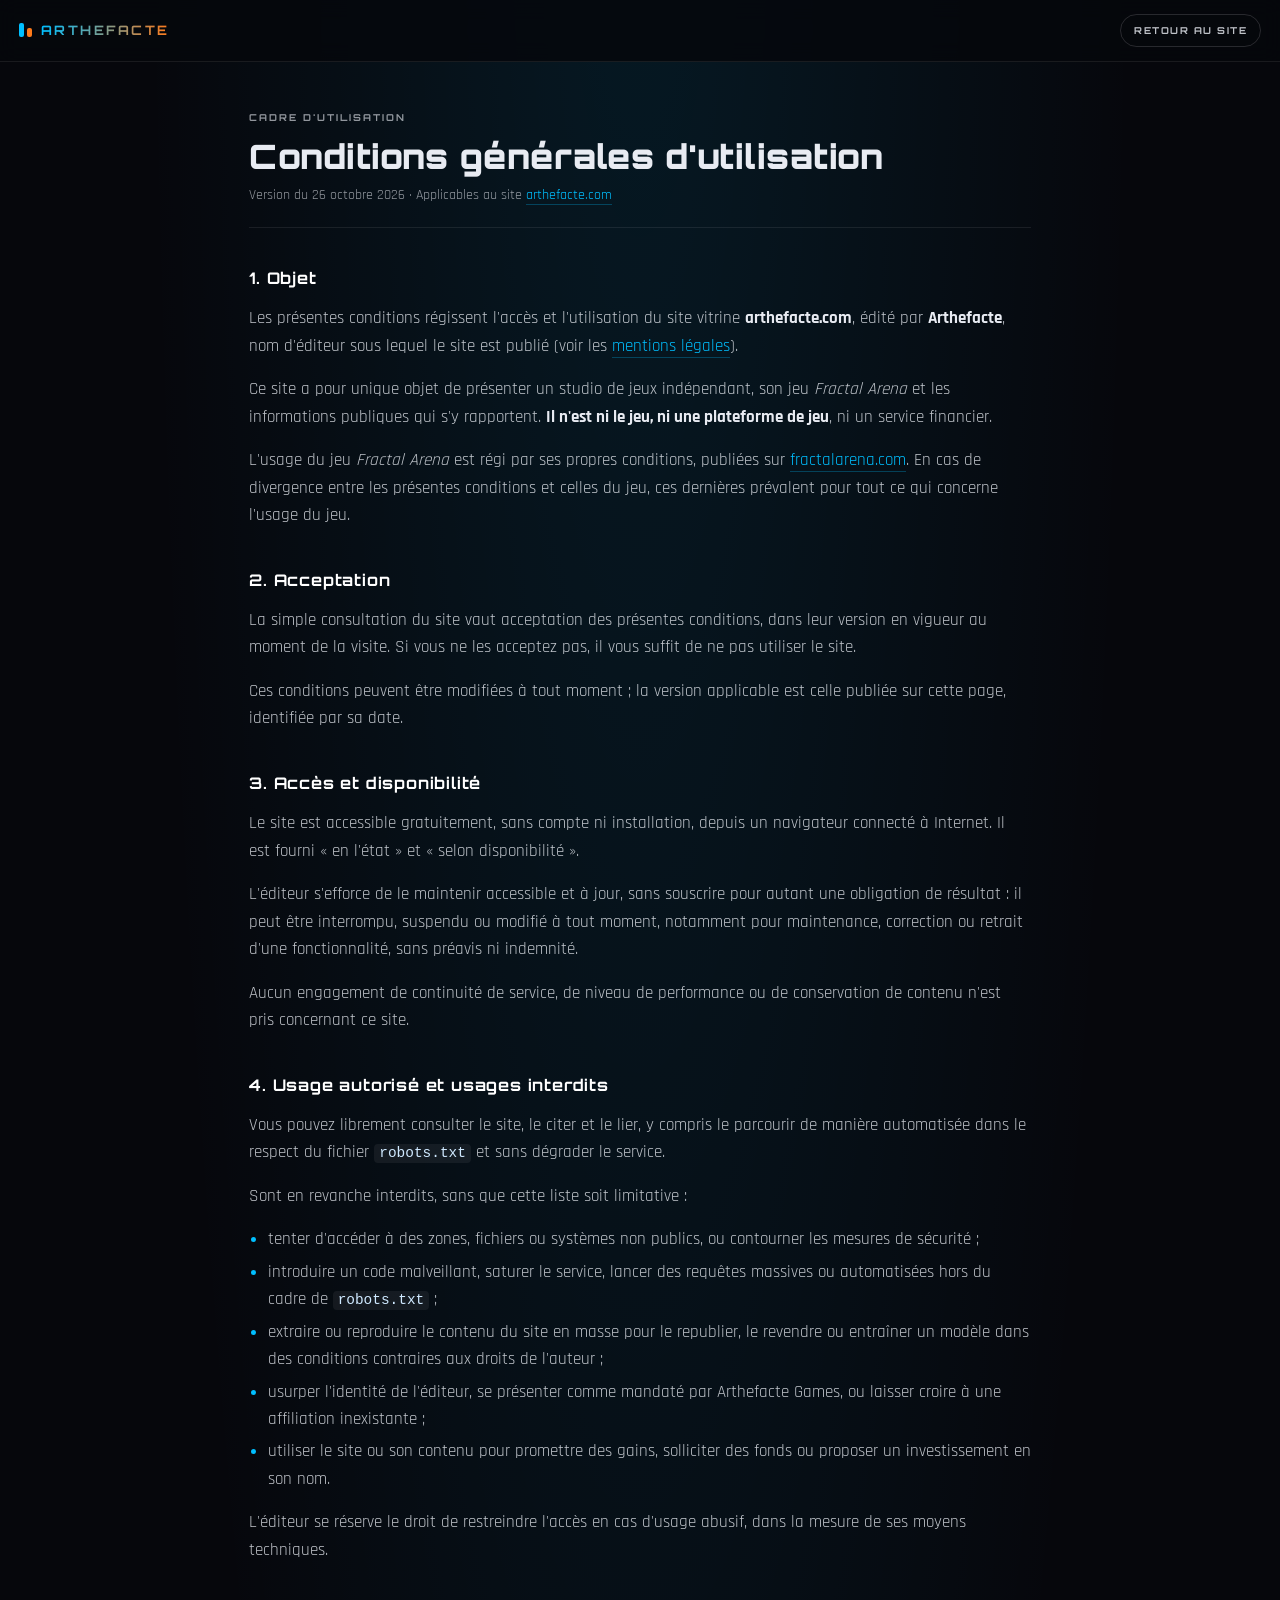
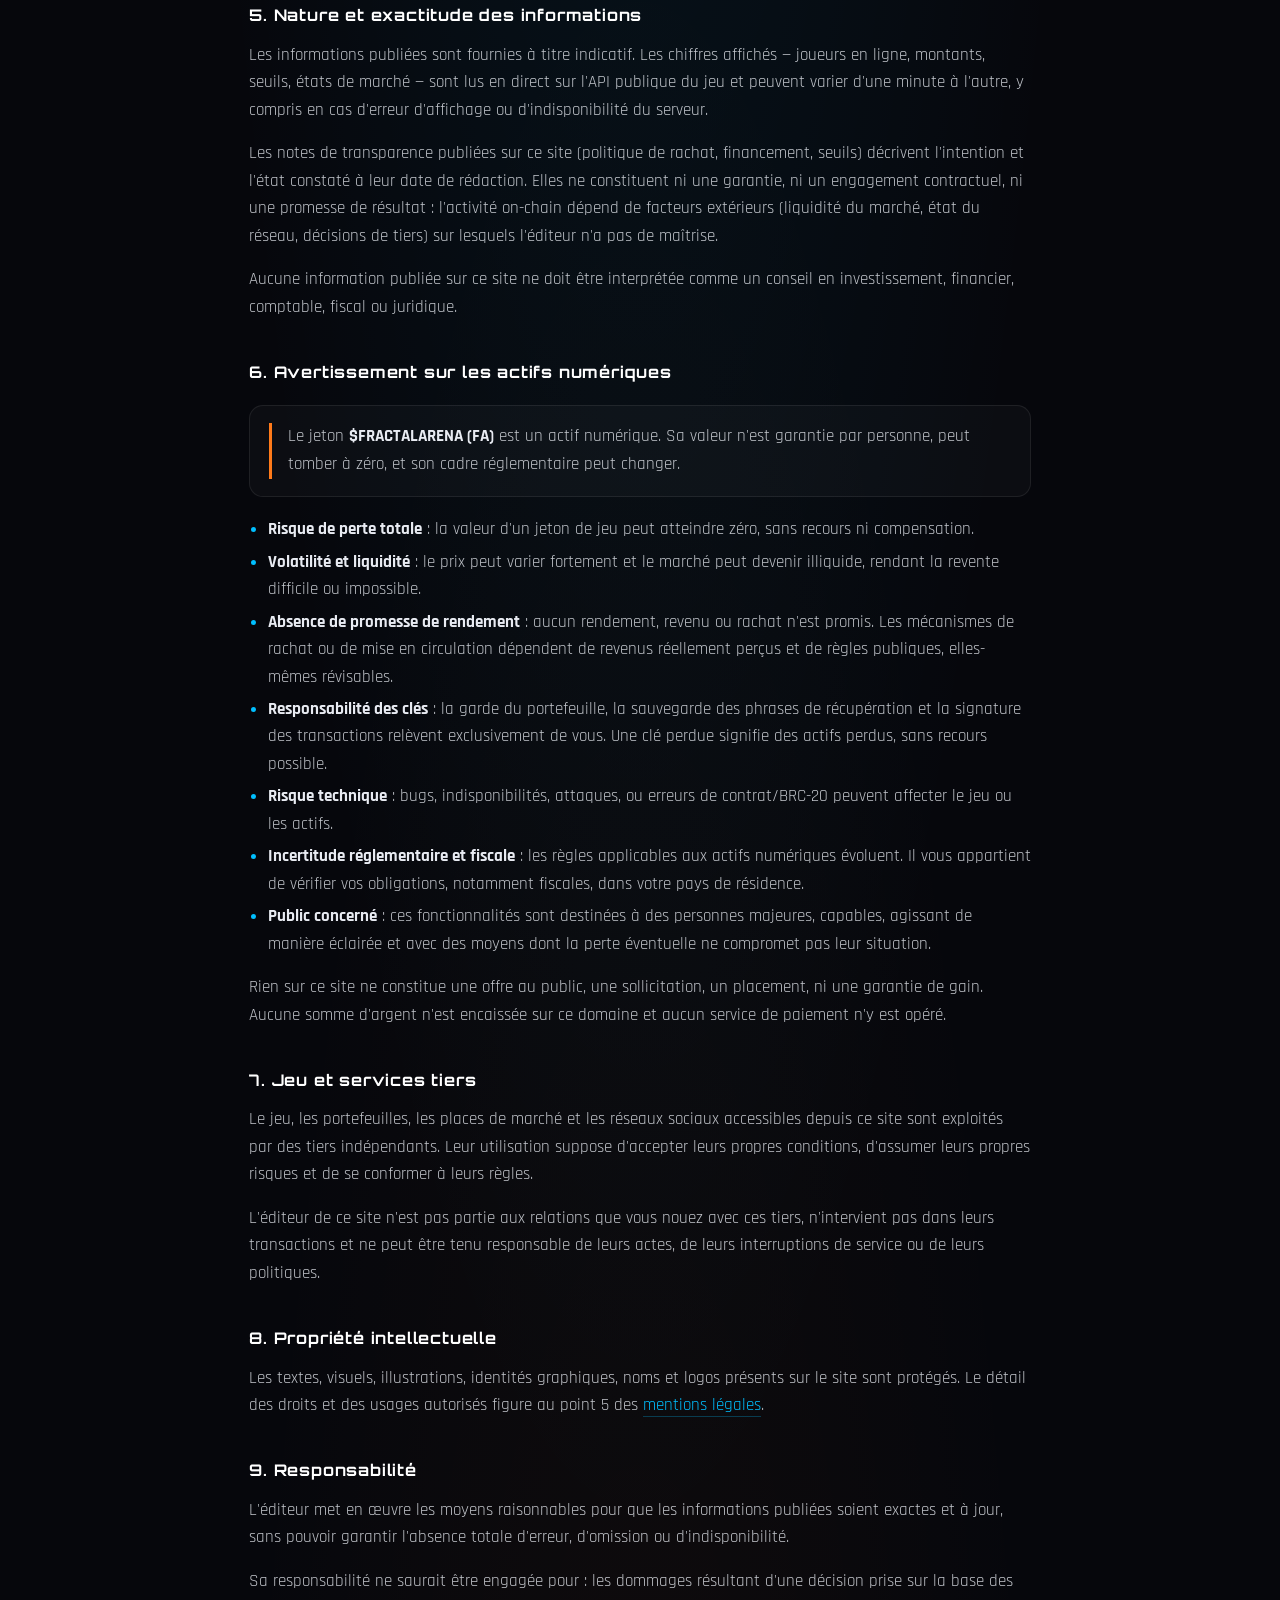
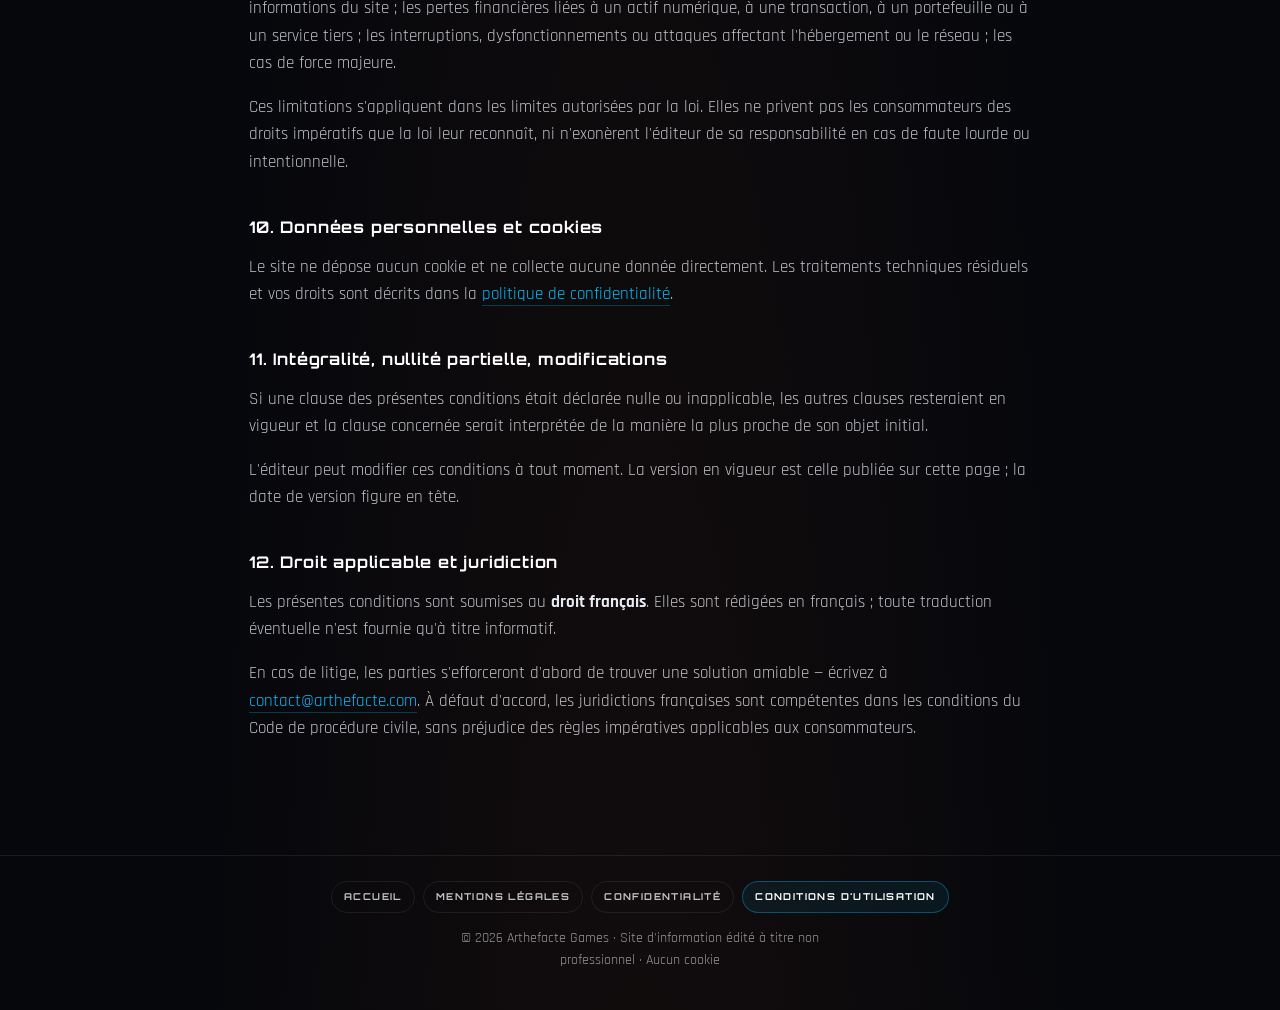
<file: cgu.html>
<!DOCTYPE html>
<html lang="fr">
<head>
<meta charset="UTF-8"/>
<meta name="viewport" content="width=device-width, initial-scale=1.0"/>
<meta http-equiv="Content-Security-Policy" content="default-src 'self'; script-src 'none'; style-src 'self' 'unsafe-inline'; font-src 'self'; img-src 'self' data:; connect-src 'none'; base-uri 'self'; form-action 'none'; object-src 'none'"/>
<title>Conditions d'utilisation — Arthefacte Games</title>
<meta name="description" content="Conditions d'utilisation du site arthefacte.com : site d'information, usage autorisé, avertissement sur les actifs numériques, responsabilité, droit applicable."/>
<link rel="canonical" href="https://arthefacte.com/cgu.html"/>
<meta name="robots" content="index,follow"/>
<meta name="theme-color" content="#06070c"/>
<link rel="icon" type="image/png" sizes="32x32" href="assets/favicon-32.png?v=2"/>
<link rel="stylesheet" href="assets/legal.css"/>
</head>
<body>

<header class="top">
  <a class="brand" href="/">
    <span class="mark"><i></i><i></i></span>
    <span class="name">ARTHEFACTE</span>
  </a>
  <a class="back" href="/">Retour au site</a>
</header>

<main>
  <div class="eyebrow">Cadre d'utilisation</div>
  <h1>Conditions générales d'utilisation</h1>
  <p class="updated">Version du 26 octobre 2026 · Applicables au site <a href="https://arthefacte.com/">arthefacte.com</a></p>

  <h2>1. Objet</h2>
  <p>Les présentes conditions régissent l'accès et l'utilisation du site vitrine <strong>arthefacte.com</strong>, édité par <strong>Arthefacte</strong>, nom d'éditeur sous lequel le site est publié (voir les <a href="mentions-legales.html">mentions légales</a>).</p>
  <p>Ce site a pour unique objet de présenter un studio de jeux indépendant, son jeu <em>Fractal Arena</em> et les informations publiques qui s'y rapportent. <strong>Il n'est ni le jeu, ni une plateforme de jeu</strong>, ni un service financier.</p>
  <p>L'usage du jeu <em>Fractal Arena</em> est régi par ses propres conditions, publiées sur <a href="https://fractalarena.com/" target="_blank" rel="noopener">fractalarena.com</a>. En cas de divergence entre les présentes conditions et celles du jeu, ces dernières prévalent pour tout ce qui concerne l'usage du jeu.</p>

  <h2>2. Acceptation</h2>
  <p>La simple consultation du site vaut acceptation des présentes conditions, dans leur version en vigueur au moment de la visite. Si vous ne les acceptez pas, il vous suffit de ne pas utiliser le site.</p>
  <p>Ces conditions peuvent être modifiées à tout moment ; la version applicable est celle publiée sur cette page, identifiée par sa date.</p>

  <h2>3. Accès et disponibilité</h2>
  <p>Le site est accessible gratuitement, sans compte ni installation, depuis un navigateur connecté à Internet. Il est fourni « en l'état » et « selon disponibilité ».</p>
  <p>L'éditeur s'efforce de le maintenir accessible et à jour, sans souscrire pour autant une obligation de résultat : il peut être interrompu, suspendu ou modifié à tout moment, notamment pour maintenance, correction ou retrait d'une fonctionnalité, sans préavis ni indemnité.</p>
  <p>Aucun engagement de continuité de service, de niveau de performance ou de conservation de contenu n'est pris concernant ce site.</p>

  <h2>4. Usage autorisé et usages interdits</h2>
  <p>Vous pouvez librement consulter le site, le citer et le lier, y compris le parcourir de manière automatisée dans le respect du fichier <code>robots.txt</code> et sans dégrader le service.</p>
  <p>Sont en revanche interdits, sans que cette liste soit limitative :</p>
  <ul>
    <li>tenter d'accéder à des zones, fichiers ou systèmes non publics, ou contourner les mesures de sécurité ;</li>
    <li>introduire un code malveillant, saturer le service, lancer des requêtes massives ou automatisées hors du cadre de <code>robots.txt</code> ;</li>
    <li>extraire ou reproduire le contenu du site en masse pour le republier, le revendre ou entraîner un modèle dans des conditions contraires aux droits de l'auteur ;</li>
    <li>usurper l'identité de l'éditeur, se présenter comme mandaté par Arthefacte Games, ou laisser croire à une affiliation inexistante ;</li>
    <li>utiliser le site ou son contenu pour promettre des gains, solliciter des fonds ou proposer un investissement en son nom.</li>
  </ul>
  <p>L'éditeur se réserve le droit de restreindre l'accès en cas d'usage abusif, dans la mesure de ses moyens techniques.</p>

  <h2>5. Nature et exactitude des informations</h2>
  <p>Les informations publiées sont fournies à titre indicatif. Les chiffres affichés — joueurs en ligne, montants, seuils, états de marché — sont lus en direct sur l'API publique du jeu et peuvent varier d'une minute à l'autre, y compris en cas d'erreur d'affichage ou d'indisponibilité du serveur.</p>
  <p>Les notes de transparence publiées sur ce site (politique de rachat, financement, seuils) décrivent l'intention et l'état constaté à leur date de rédaction. Elles ne constituent ni une garantie, ni un engagement contractuel, ni une promesse de résultat : l'activité on-chain dépend de facteurs extérieurs (liquidité du marché, état du réseau, décisions de tiers) sur lesquels l'éditeur n'a pas de maîtrise.</p>
  <p>Aucune information publiée sur ce site ne doit être interprétée comme un conseil en investissement, financier, comptable, fiscal ou juridique.</p>

  <h2>6. Avertissement sur les actifs numériques</h2>
  <div class="card">
    <p class="summary">Le jeton <strong>$FRACTALARENA (FA)</strong> est un actif numérique. Sa valeur n'est garantie par personne, peut tomber à zéro, et son cadre réglementaire peut changer.</p>
  </div>
  <ul>
    <li><strong>Risque de perte totale</strong> : la valeur d'un jeton de jeu peut atteindre zéro, sans recours ni compensation.</li>
    <li><strong>Volatilité et liquidité</strong> : le prix peut varier fortement et le marché peut devenir illiquide, rendant la revente difficile ou impossible.</li>
    <li><strong>Absence de promesse de rendement</strong> : aucun rendement, revenu ou rachat n'est promis. Les mécanismes de rachat ou de mise en circulation dépendent de revenus réellement perçus et de règles publiques, elles-mêmes révisables.</li>
    <li><strong>Responsabilité des clés</strong> : la garde du portefeuille, la sauvegarde des phrases de récupération et la signature des transactions relèvent exclusivement de vous. Une clé perdue signifie des actifs perdus, sans recours possible.</li>
    <li><strong>Risque technique</strong> : bugs, indisponibilités, attaques, ou erreurs de contrat/BRC-20 peuvent affecter le jeu ou les actifs.</li>
    <li><strong>Incertitude réglementaire et fiscale</strong> : les règles applicables aux actifs numériques évoluent. Il vous appartient de vérifier vos obligations, notamment fiscales, dans votre pays de résidence.</li>
    <li><strong>Public concerné</strong> : ces fonctionnalités sont destinées à des personnes majeures, capables, agissant de manière éclairée et avec des moyens dont la perte éventuelle ne compromet pas leur situation.</li>
  </ul>
  <p>Rien sur ce site ne constitue une offre au public, une sollicitation, un placement, ni une garantie de gain. Aucune somme d'argent n'est encaissée sur ce domaine et aucun service de paiement n'y est opéré.</p>

  <h2>7. Jeu et services tiers</h2>
  <p>Le jeu, les portefeuilles, les places de marché et les réseaux sociaux accessibles depuis ce site sont exploités par des tiers indépendants. Leur utilisation suppose d'accepter leurs propres conditions, d'assumer leurs propres risques et de se conformer à leurs règles.</p>
  <p>L'éditeur de ce site n'est pas partie aux relations que vous nouez avec ces tiers, n'intervient pas dans leurs transactions et ne peut être tenu responsable de leurs actes, de leurs interruptions de service ou de leurs politiques.</p>

  <h2>8. Propriété intellectuelle</h2>
  <p>Les textes, visuels, illustrations, identités graphiques, noms et logos présents sur le site sont protégés. Le détail des droits et des usages autorisés figure au point 5 des <a href="mentions-legales.html">mentions légales</a>.</p>

  <h2>9. Responsabilité</h2>
  <p>L'éditeur met en œuvre les moyens raisonnables pour que les informations publiées soient exactes et à jour, sans pouvoir garantir l'absence totale d'erreur, d'omission ou d'indisponibilité.</p>
  <p>Sa responsabilité ne saurait être engagée pour : les dommages résultant d'une décision prise sur la base des informations du site ; les pertes financières liées à un actif numérique, à une transaction, à un portefeuille ou à un service tiers ; les interruptions, dysfonctionnements ou attaques affectant l'hébergement ou le réseau ; les cas de force majeure.</p>
  <p>Ces limitations s'appliquent dans les limites autorisées par la loi. Elles ne privent pas les consommateurs des droits impératifs que la loi leur reconnaît, ni n'exonèrent l'éditeur de sa responsabilité en cas de faute lourde ou intentionnelle.</p>

  <h2>10. Données personnelles et cookies</h2>
  <p>Le site ne dépose aucun cookie et ne collecte aucune donnée directement. Les traitements techniques résiduels et vos droits sont décrits dans la <a href="confidentialite.html">politique de confidentialité</a>.</p>

  <h2>11. Intégralité, nullité partielle, modifications</h2>
  <p>Si une clause des présentes conditions était déclarée nulle ou inapplicable, les autres clauses resteraient en vigueur et la clause concernée serait interprétée de la manière la plus proche de son objet initial.</p>
  <p>L'éditeur peut modifier ces conditions à tout moment. La version en vigueur est celle publiée sur cette page ; la date de version figure en tête.</p>

  <h2>12. Droit applicable et juridiction</h2>
  <p>Les présentes conditions sont soumises au <strong>droit français</strong>. Elles sont rédigées en français ; toute traduction éventuelle n'est fournie qu'à titre informatif.</p>
  <p>En cas de litige, les parties s'efforceront d'abord de trouver une solution amiable — écrivez à <a href="mailto:contact@arthefacte.com">contact@arthefacte.com</a>. À défaut d'accord, les juridictions françaises sont compétentes dans les conditions du Code de procédure civile, sans préjudice des règles impératives applicables aux consommateurs.</p>
</main>

<footer>
  <nav class="links" aria-label="Pages juridiques">
    <a href="/">Accueil</a>
    <a href="mentions-legales.html">Mentions légales</a>
    <a href="confidentialite.html">Confidentialité</a>
    <a href="cgu.html" aria-current="page">Conditions d'utilisation</a>
  </nav>
  <small>© 2026 Arthefacte Games · Site d'information édité à titre non professionnel · Aucun cookie</small>
</footer>

</body>
</html>
</file>
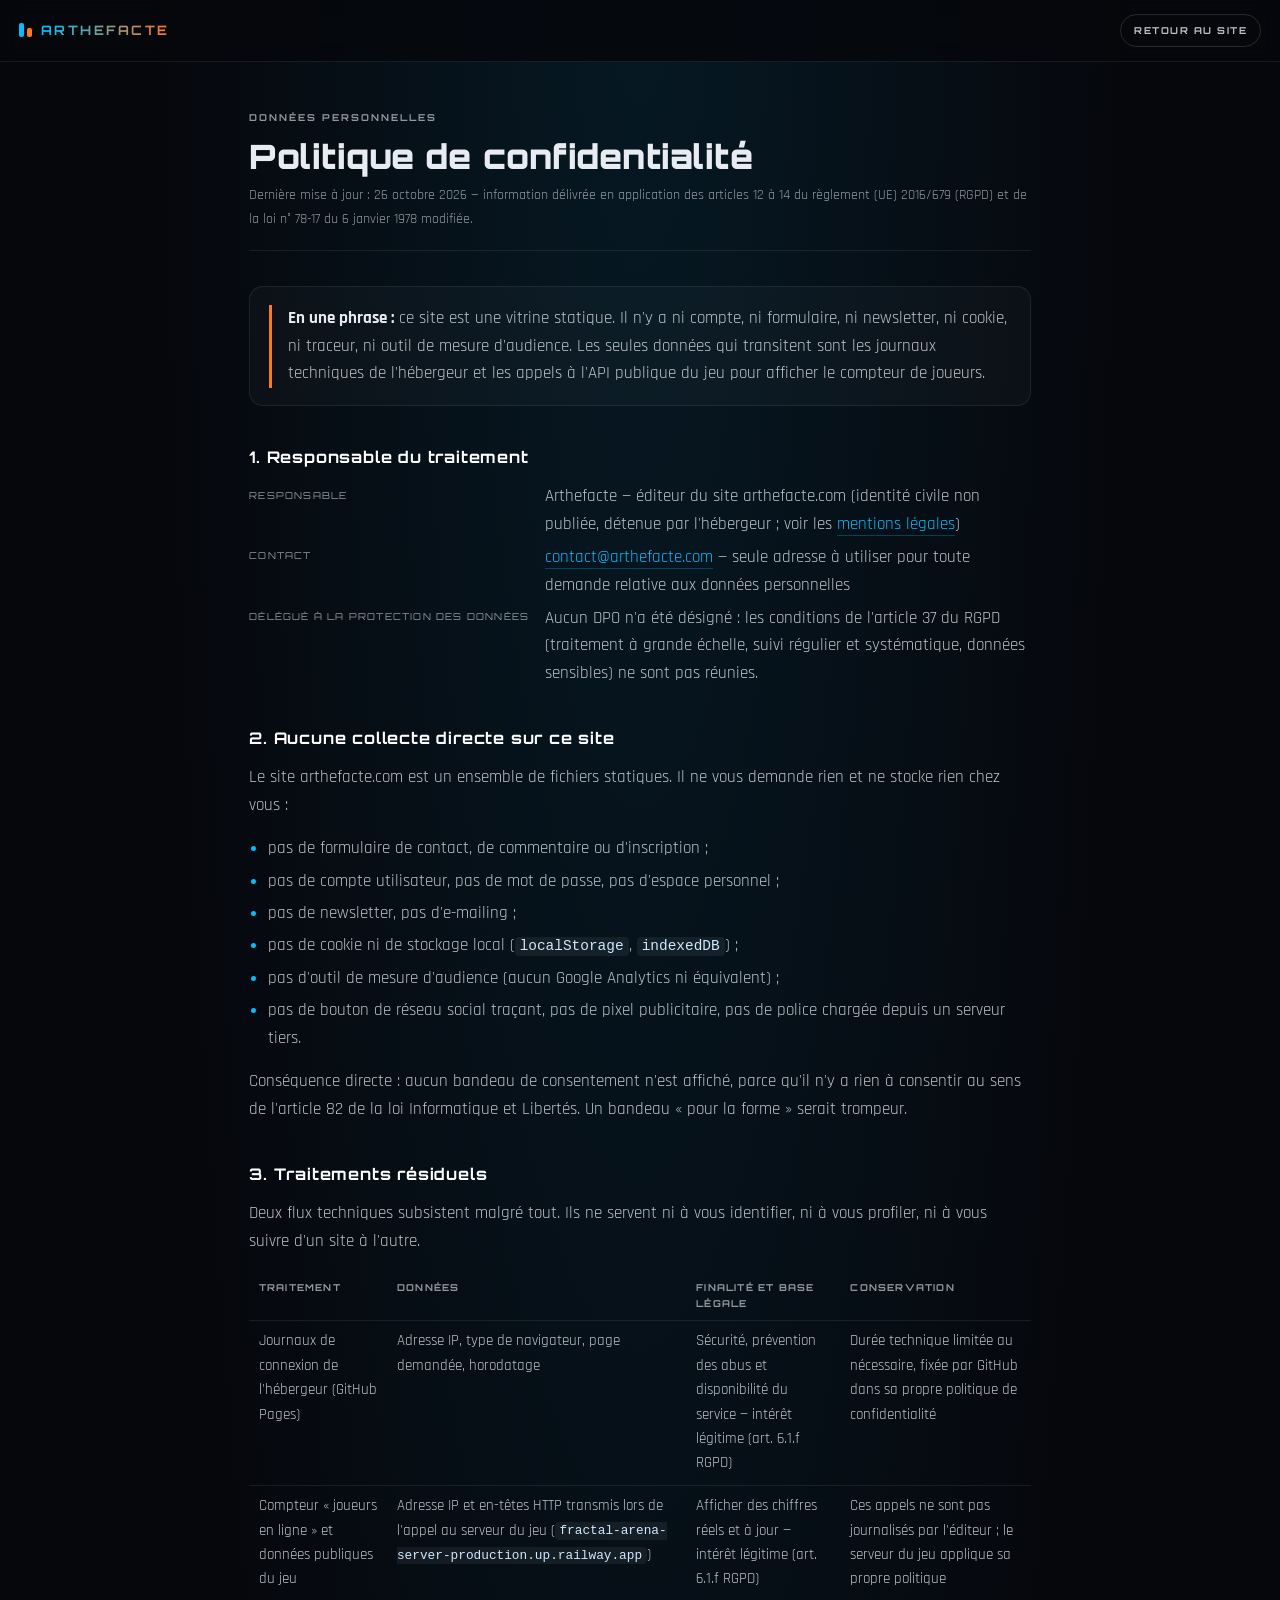
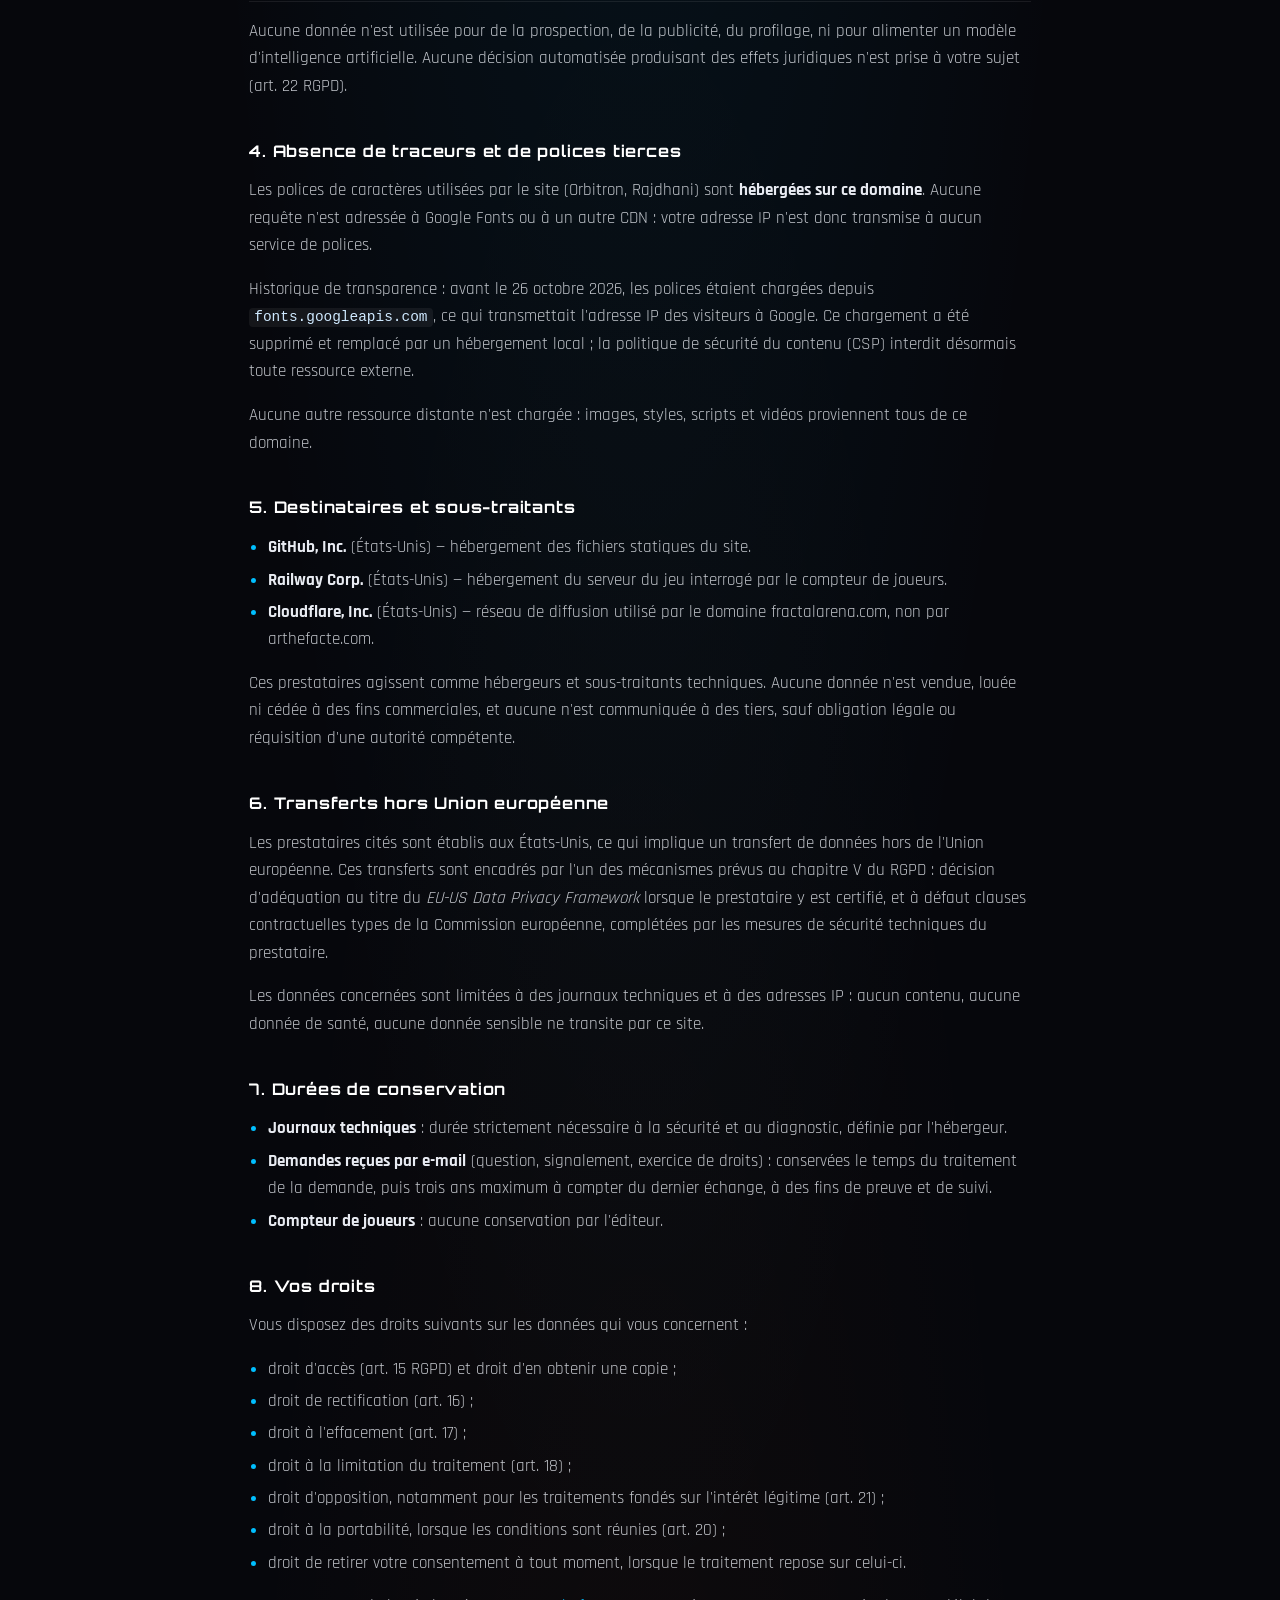
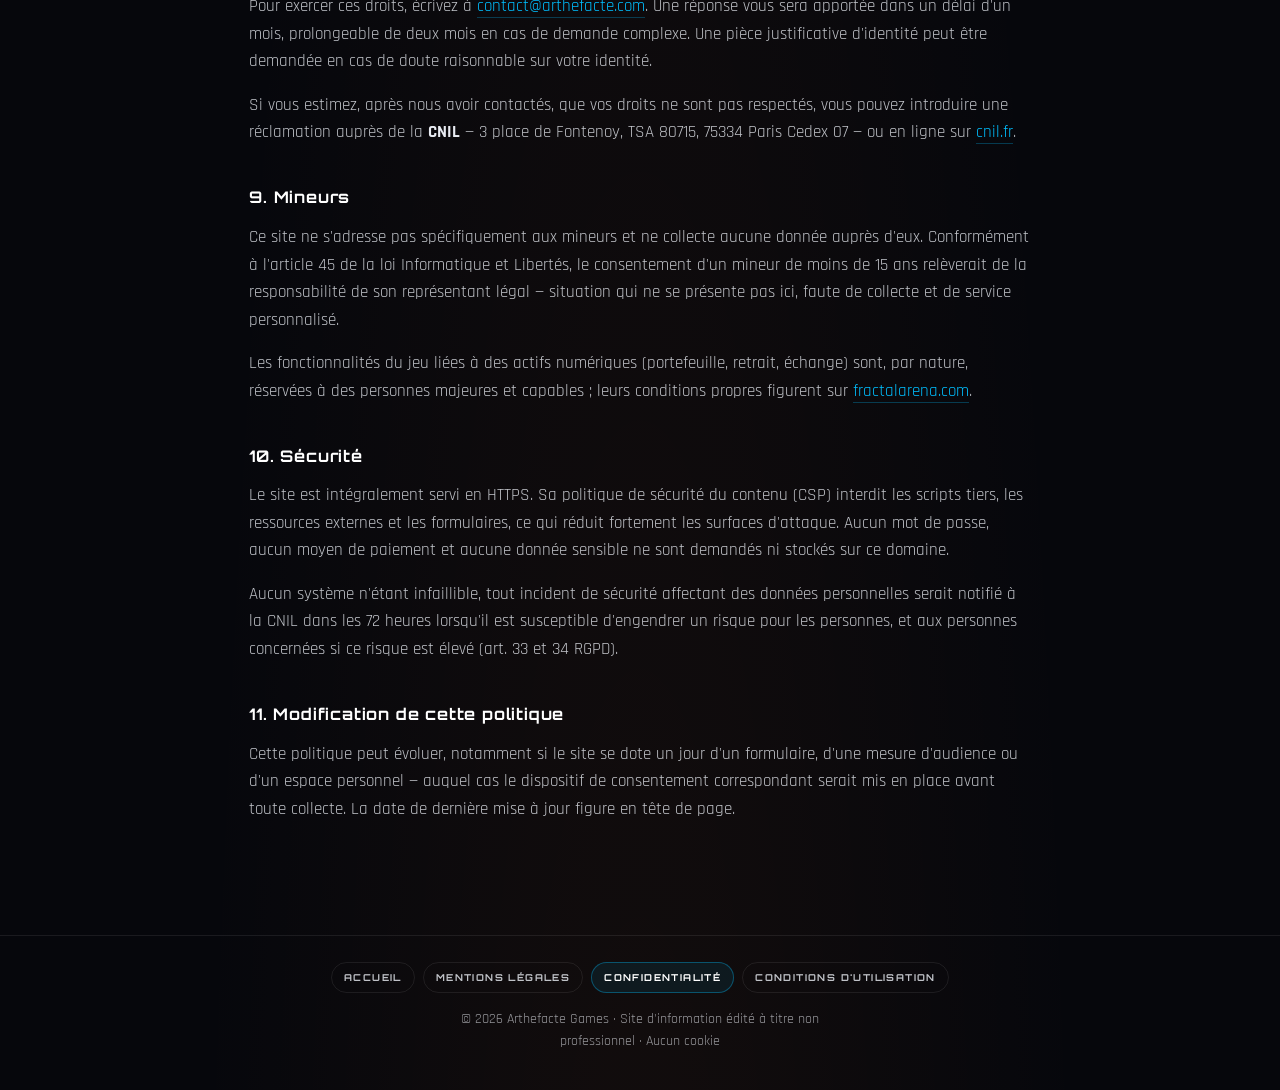
<file: confidentialite.html>
<!DOCTYPE html>
<html lang="fr">
<head>
<meta charset="UTF-8"/>
<meta name="viewport" content="width=device-width, initial-scale=1.0"/>
<meta http-equiv="Content-Security-Policy" content="default-src 'self'; script-src 'none'; style-src 'self' 'unsafe-inline'; font-src 'self'; img-src 'self' data:; connect-src 'none'; base-uri 'self'; form-action 'none'; object-src 'none'"/>
<title>Politique de confidentialité — Arthefacte Games</title>
<meta name="description" content="Politique de confidentialité de arthefacte.com : aucune collecte directe, aucun cookie, aucun traceur. Détail des traitements résiduels, transferts hors UE et droits RGPD."/>
<link rel="canonical" href="https://arthefacte.com/confidentialite.html"/>
<meta name="robots" content="index,follow"/>
<meta name="theme-color" content="#06070c"/>
<link rel="icon" type="image/png" sizes="32x32" href="assets/favicon-32.png?v=2"/>
<link rel="stylesheet" href="assets/legal.css"/>
</head>
<body>

<header class="top">
  <a class="brand" href="/">
    <span class="mark"><i></i><i></i></span>
    <span class="name">ARTHEFACTE</span>
  </a>
  <a class="back" href="/">Retour au site</a>
</header>

<main>
  <div class="eyebrow">Données personnelles</div>
  <h1>Politique de confidentialité</h1>
  <p class="updated">Dernière mise à jour : 26 octobre 2026 — information délivrée en application des articles 12 à 14 du règlement (UE) 2016/679 (RGPD) et de la loi n° 78-17 du 6 janvier 1978 modifiée.</p>

  <div class="card">
    <p class="summary"><strong>En une phrase :</strong> ce site est une vitrine statique. Il n'y a ni compte, ni formulaire, ni newsletter, ni cookie, ni traceur, ni outil de mesure d'audience. Les seules données qui transitent sont les journaux techniques de l'hébergeur et les appels à l'API publique du jeu pour afficher le compteur de joueurs.</p>
  </div>

  <h2>1. Responsable du traitement</h2>
  <dl class="grid">
    <dt>Responsable</dt>
    <dd>Arthefacte — éditeur du site arthefacte.com (identité civile non publiée, détenue par l'hébergeur ; voir les <a href="mentions-legales.html">mentions légales</a>)</dd>
    <dt>Contact</dt>
    <dd><a href="mailto:contact@arthefacte.com">contact@arthefacte.com</a> — seule adresse à utiliser pour toute demande relative aux données personnelles</dd>
    <dt>Délégué à la protection des données</dt>
    <dd>Aucun DPO n'a été désigné : les conditions de l'article 37 du RGPD (traitement à grande échelle, suivi régulier et systématique, données sensibles) ne sont pas réunies.</dd>
  </dl>

  <h2>2. Aucune collecte directe sur ce site</h2>
  <p>Le site arthefacte.com est un ensemble de fichiers statiques. Il ne vous demande rien et ne stocke rien chez vous :</p>
  <ul>
    <li>pas de formulaire de contact, de commentaire ou d'inscription ;</li>
    <li>pas de compte utilisateur, pas de mot de passe, pas d'espace personnel ;</li>
    <li>pas de newsletter, pas d'e-mailing ;</li>
    <li>pas de cookie ni de stockage local (<code>localStorage</code>, <code>indexedDB</code>) ;</li>
    <li>pas d'outil de mesure d'audience (aucun Google Analytics ni équivalent) ;</li>
    <li>pas de bouton de réseau social traçant, pas de pixel publicitaire, pas de police chargée depuis un serveur tiers.</li>
  </ul>
  <p>Conséquence directe : aucun bandeau de consentement n'est affiché, parce qu'il n'y a rien à consentir au sens de l'article 82 de la loi Informatique et Libertés. Un bandeau « pour la forme » serait trompeur.</p>

  <h2>3. Traitements résiduels</h2>
  <p>Deux flux techniques subsistent malgré tout. Ils ne servent ni à vous identifier, ni à vous profiler, ni à vous suivre d'un site à l'autre.</p>

  <table>
    <thead>
      <tr><th>Traitement</th><th>Données</th><th>Finalité et base légale</th><th>Conservation</th></tr>
    </thead>
    <tbody>
      <tr>
        <td>Journaux de connexion de l'hébergeur (GitHub Pages)</td>
        <td>Adresse IP, type de navigateur, page demandée, horodatage</td>
        <td>Sécurité, prévention des abus et disponibilité du service — intérêt légitime (art. 6.1.f RGPD)</td>
        <td>Durée technique limitée au nécessaire, fixée par GitHub dans sa propre politique de confidentialité</td>
      </tr>
      <tr>
        <td>Compteur « joueurs en ligne » et données publiques du jeu</td>
        <td>Adresse IP et en-têtes HTTP transmis lors de l'appel au serveur du jeu (<code>fractal-arena-server-production.up.railway.app</code>)</td>
        <td>Afficher des chiffres réels et à jour — intérêt légitime (art. 6.1.f RGPD)</td>
        <td>Ces appels ne sont pas journalisés par l'éditeur ; le serveur du jeu applique sa propre politique</td>
      </tr>
    </tbody>
  </table>

  <p>Aucune donnée n'est utilisée pour de la prospection, de la publicité, du profilage, ni pour alimenter un modèle d'intelligence artificielle. Aucune décision automatisée produisant des effets juridiques n'est prise à votre sujet (art. 22 RGPD).</p>

  <h2>4. Absence de traceurs et de polices tierces</h2>
  <p>Les polices de caractères utilisées par le site (Orbitron, Rajdhani) sont <strong>hébergées sur ce domaine</strong>. Aucune requête n'est adressée à Google Fonts ou à un autre CDN : votre adresse IP n'est donc transmise à aucun service de polices.</p>
  <p>Historique de transparence : avant le 26 octobre 2026, les polices étaient chargées depuis <code>fonts.googleapis.com</code>, ce qui transmettait l'adresse IP des visiteurs à Google. Ce chargement a été supprimé et remplacé par un hébergement local ; la politique de sécurité du contenu (CSP) interdit désormais toute ressource externe.</p>
  <p>Aucune autre ressource distante n'est chargée : images, styles, scripts et vidéos proviennent tous de ce domaine.</p>

  <h2>5. Destinataires et sous-traitants</h2>
  <ul>
    <li><strong>GitHub, Inc.</strong> (États-Unis) — hébergement des fichiers statiques du site.</li>
    <li><strong>Railway Corp.</strong> (États-Unis) — hébergement du serveur du jeu interrogé par le compteur de joueurs.</li>
    <li><strong>Cloudflare, Inc.</strong> (États-Unis) — réseau de diffusion utilisé par le domaine fractalarena.com, non par arthefacte.com.</li>
  </ul>
  <p>Ces prestataires agissent comme hébergeurs et sous-traitants techniques. Aucune donnée n'est vendue, louée ni cédée à des fins commerciales, et aucune n'est communiquée à des tiers, sauf obligation légale ou réquisition d'une autorité compétente.</p>

  <h2>6. Transferts hors Union européenne</h2>
  <p>Les prestataires cités sont établis aux États-Unis, ce qui implique un transfert de données hors de l'Union européenne. Ces transferts sont encadrés par l'un des mécanismes prévus au chapitre V du RGPD : décision d'adéquation au titre du <em>EU-US Data Privacy Framework</em> lorsque le prestataire y est certifié, et à défaut clauses contractuelles types de la Commission européenne, complétées par les mesures de sécurité techniques du prestataire.</p>
  <p>Les données concernées sont limitées à des journaux techniques et à des adresses IP : aucun contenu, aucune donnée de santé, aucune donnée sensible ne transite par ce site.</p>

  <h2>7. Durées de conservation</h2>
  <ul>
    <li><strong>Journaux techniques</strong> : durée strictement nécessaire à la sécurité et au diagnostic, définie par l'hébergeur.</li>
    <li><strong>Demandes reçues par e-mail</strong> (question, signalement, exercice de droits) : conservées le temps du traitement de la demande, puis trois ans maximum à compter du dernier échange, à des fins de preuve et de suivi.</li>
    <li><strong>Compteur de joueurs</strong> : aucune conservation par l'éditeur.</li>
  </ul>

  <h2>8. Vos droits</h2>
  <p>Vous disposez des droits suivants sur les données qui vous concernent :</p>
  <ul>
    <li>droit d'accès (art. 15 RGPD) et droit d'en obtenir une copie ;</li>
    <li>droit de rectification (art. 16) ;</li>
    <li>droit à l'effacement (art. 17) ;</li>
    <li>droit à la limitation du traitement (art. 18) ;</li>
    <li>droit d'opposition, notamment pour les traitements fondés sur l'intérêt légitime (art. 21) ;</li>
    <li>droit à la portabilité, lorsque les conditions sont réunies (art. 20) ;</li>
    <li>droit de retirer votre consentement à tout moment, lorsque le traitement repose sur celui-ci.</li>
  </ul>
  <p>Pour exercer ces droits, écrivez à <a href="mailto:contact@arthefacte.com">contact@arthefacte.com</a>. Une réponse vous sera apportée dans un délai d'un mois, prolongeable de deux mois en cas de demande complexe. Une pièce justificative d'identité peut être demandée en cas de doute raisonnable sur votre identité.</p>
  <p>Si vous estimez, après nous avoir contactés, que vos droits ne sont pas respectés, vous pouvez introduire une réclamation auprès de la <strong>CNIL</strong> — 3 place de Fontenoy, TSA 80715, 75334 Paris Cedex 07 — ou en ligne sur <a href="https://www.cnil.fr/fr/plaintes" target="_blank" rel="noopener">cnil.fr</a>.</p>

  <h2>9. Mineurs</h2>
  <p>Ce site ne s'adresse pas spécifiquement aux mineurs et ne collecte aucune donnée auprès d'eux. Conformément à l'article 45 de la loi Informatique et Libertés, le consentement d'un mineur de moins de 15 ans relèverait de la responsabilité de son représentant légal — situation qui ne se présente pas ici, faute de collecte et de service personnalisé.</p>
  <p>Les fonctionnalités du jeu liées à des actifs numériques (portefeuille, retrait, échange) sont, par nature, réservées à des personnes majeures et capables ; leurs conditions propres figurent sur <a href="https://fractalarena.com/" target="_blank" rel="noopener">fractalarena.com</a>.</p>

  <h2>10. Sécurité</h2>
  <p>Le site est intégralement servi en HTTPS. Sa politique de sécurité du contenu (CSP) interdit les scripts tiers, les ressources externes et les formulaires, ce qui réduit fortement les surfaces d'attaque. Aucun mot de passe, aucun moyen de paiement et aucune donnée sensible ne sont demandés ni stockés sur ce domaine.</p>
  <p>Aucun système n'étant infaillible, tout incident de sécurité affectant des données personnelles serait notifié à la CNIL dans les 72 heures lorsqu'il est susceptible d'engendrer un risque pour les personnes, et aux personnes concernées si ce risque est élevé (art. 33 et 34 RGPD).</p>

  <h2>11. Modification de cette politique</h2>
  <p>Cette politique peut évoluer, notamment si le site se dote un jour d'un formulaire, d'une mesure d'audience ou d'un espace personnel — auquel cas le dispositif de consentement correspondant serait mis en place avant toute collecte. La date de dernière mise à jour figure en tête de page.</p>
</main>

<footer>
  <nav class="links" aria-label="Pages juridiques">
    <a href="/">Accueil</a>
    <a href="mentions-legales.html">Mentions légales</a>
    <a href="confidentialite.html" aria-current="page">Confidentialité</a>
    <a href="cgu.html">Conditions d'utilisation</a>
  </nav>
  <small>© 2026 Arthefacte Games · Site d'information édité à titre non professionnel · Aucun cookie</small>
</footer>

</body>
</html>
</file>
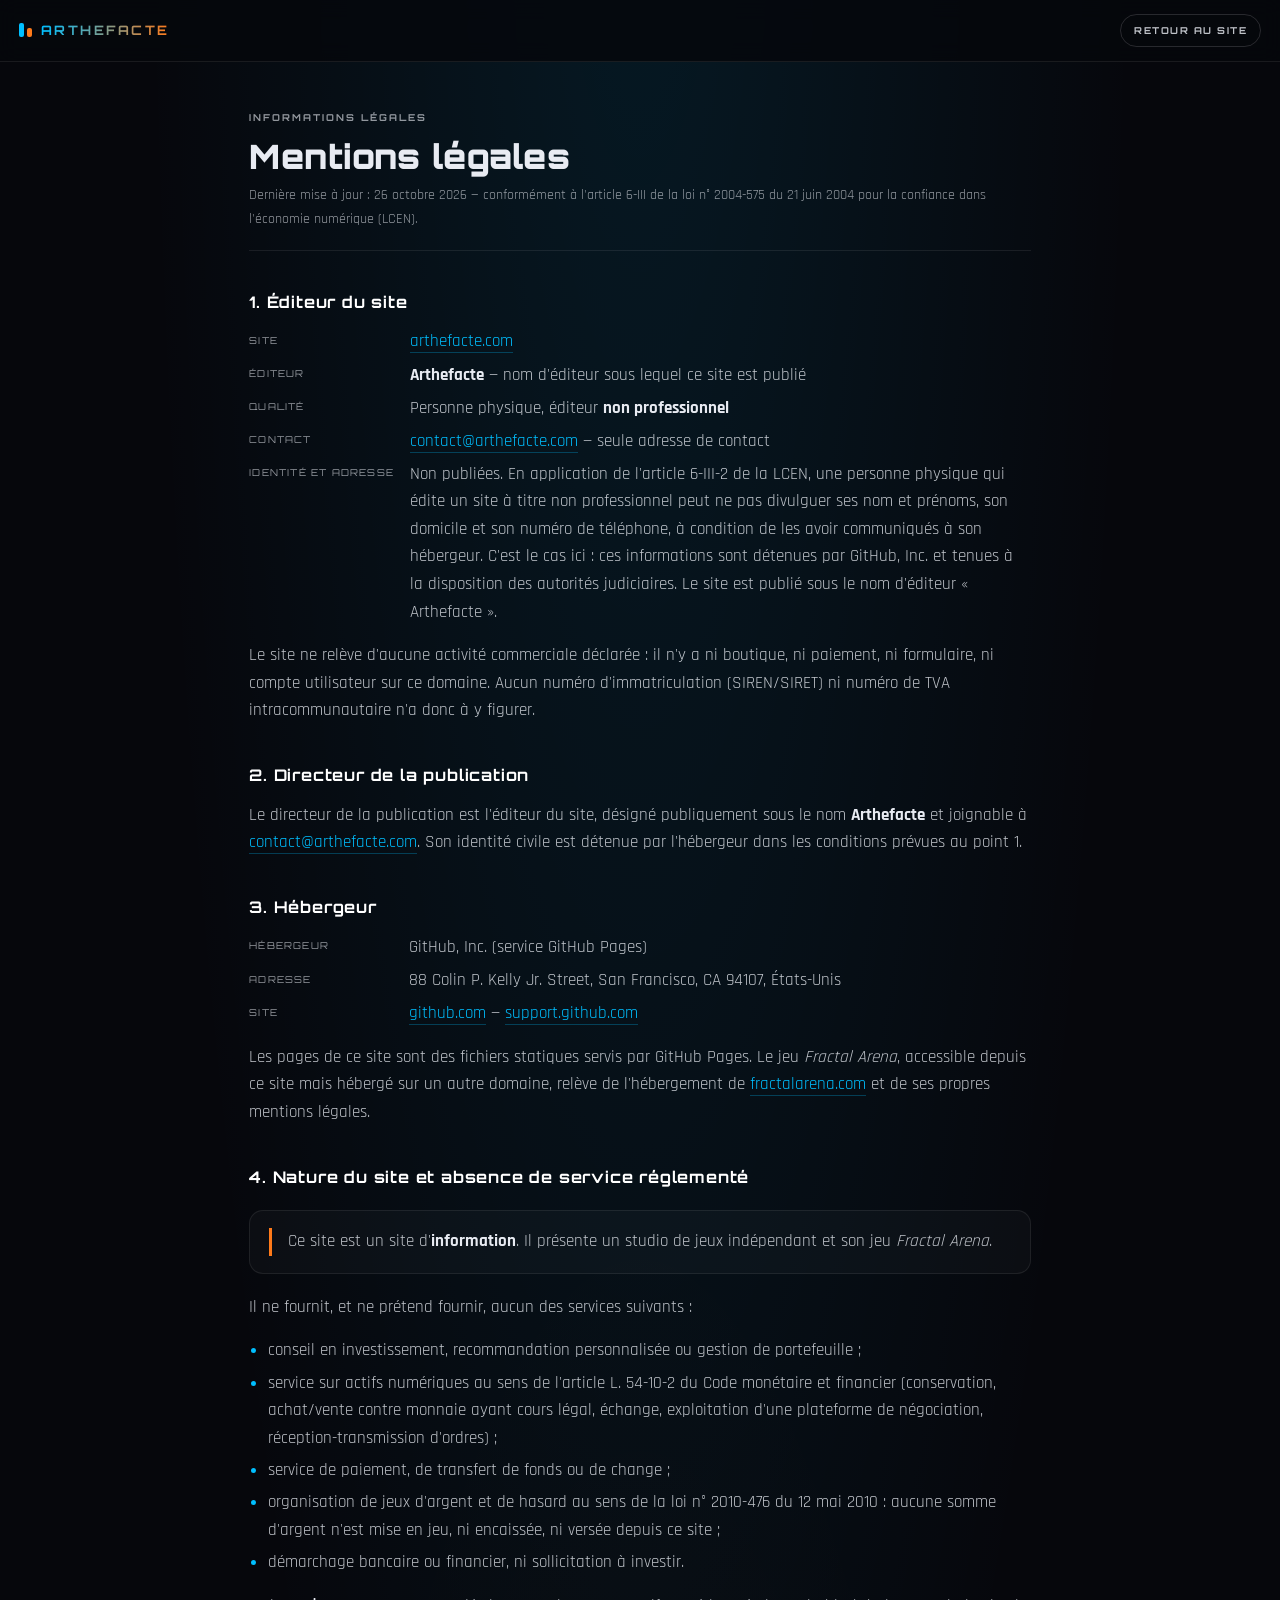
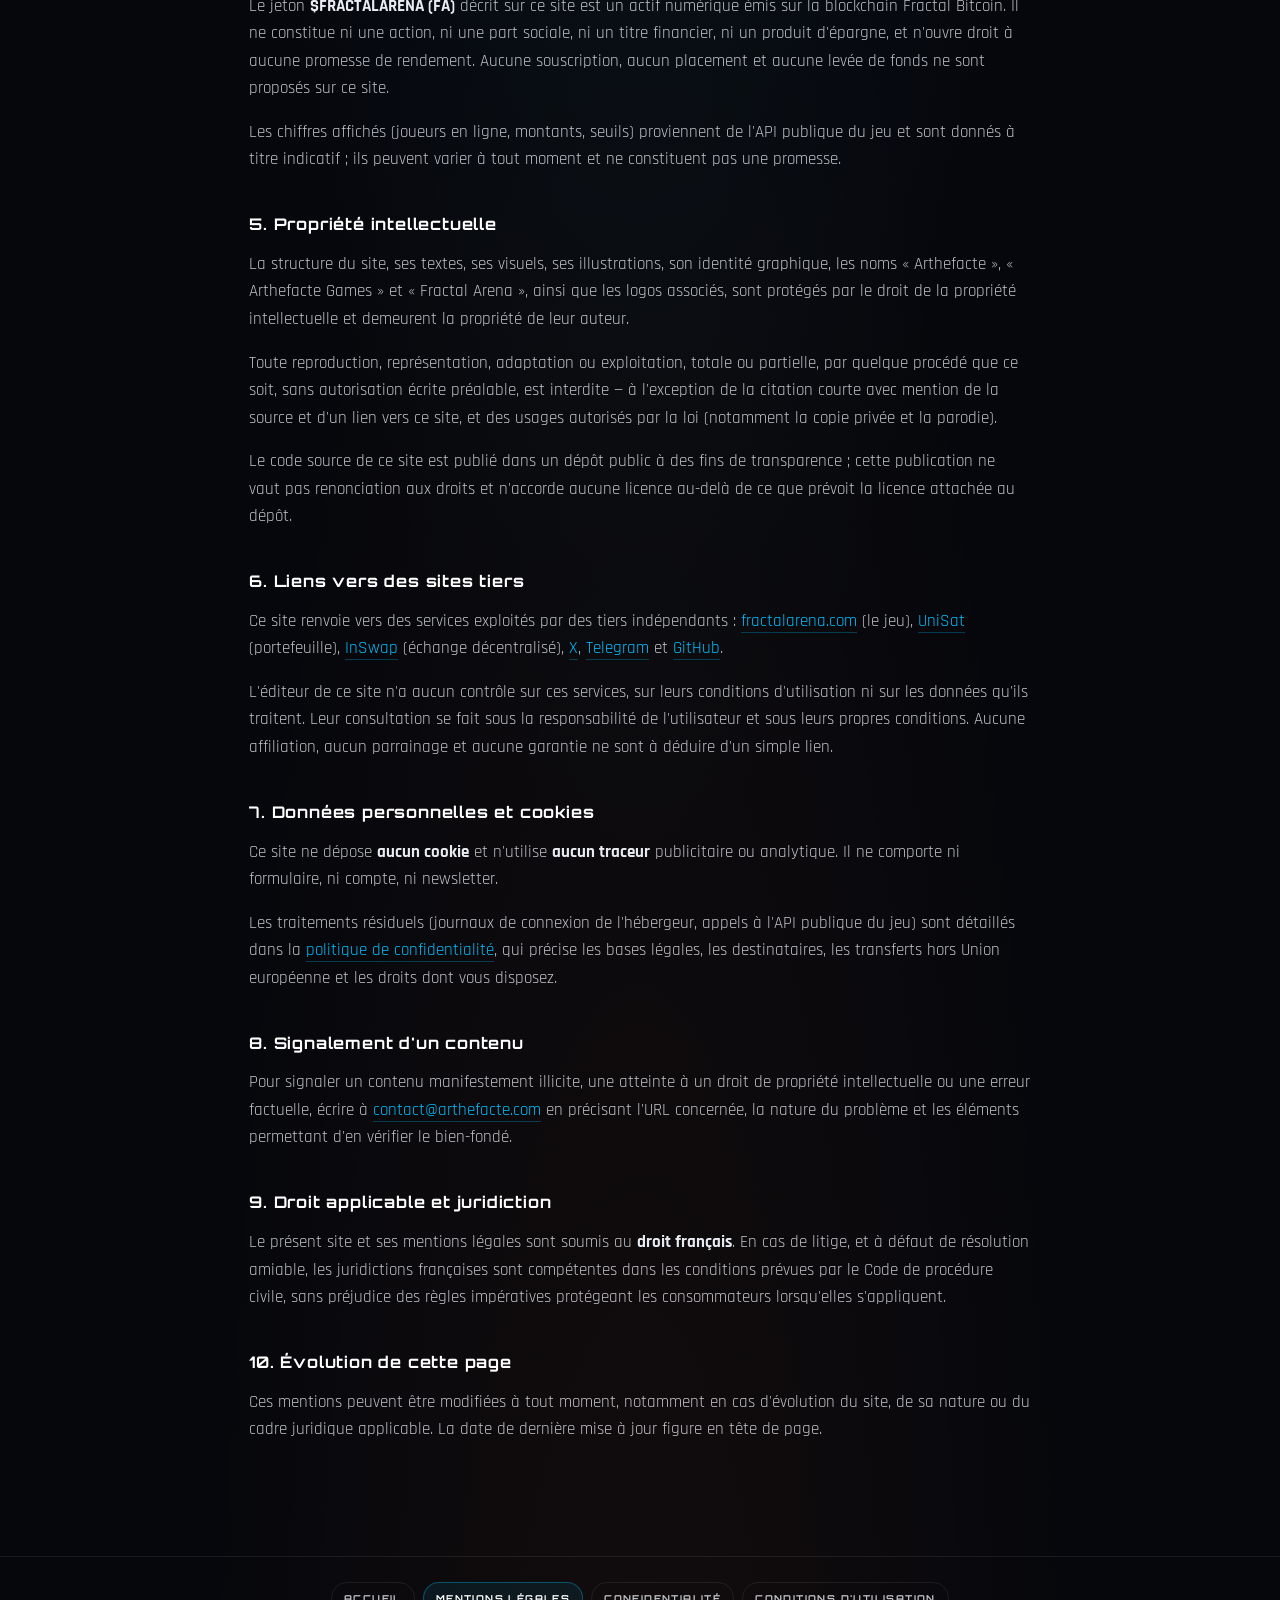
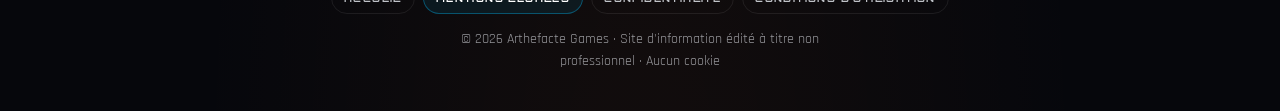
<file: mentions-legales.html>
<!DOCTYPE html>
<html lang="fr">
<head>
<meta charset="UTF-8"/>
<meta name="viewport" content="width=device-width, initial-scale=1.0"/>
<meta http-equiv="Content-Security-Policy" content="default-src 'self'; script-src 'none'; style-src 'self' 'unsafe-inline'; font-src 'self'; img-src 'self' data:; connect-src 'none'; base-uri 'self'; form-action 'none'; object-src 'none'"/>
<title>Mentions légales — Arthefacte Games</title>
<meta name="description" content="Mentions légales du site arthefacte.com : éditeur, directeur de la publication, hébergeur, propriété intellectuelle et nature des informations publiées."/>
<link rel="canonical" href="https://arthefacte.com/mentions-legales.html"/>
<meta name="robots" content="index,follow"/>
<meta name="theme-color" content="#06070c"/>
<link rel="icon" type="image/png" sizes="32x32" href="assets/favicon-32.png?v=2"/>
<link rel="stylesheet" href="assets/legal.css"/>
</head>
<body>

<header class="top">
  <a class="brand" href="/">
    <span class="mark"><i></i><i></i></span>
    <span class="name">ARTHEFACTE</span>
  </a>
  <a class="back" href="/">Retour au site</a>
</header>

<main>
  <div class="eyebrow">Informations légales</div>
  <h1>Mentions légales</h1>
  <p class="updated">Dernière mise à jour : 26 octobre 2026 — conformément à l'article 6-III de la loi n° 2004-575 du 21 juin 2004 pour la confiance dans l'économie numérique (LCEN).</p>

  <h2>1. Éditeur du site</h2>
  <dl class="grid">
    <dt>Site</dt>
    <dd><a href="https://arthefacte.com/">arthefacte.com</a></dd>
    <dt>Éditeur</dt>
    <dd><strong>Arthefacte</strong> — nom d'éditeur sous lequel ce site est publié</dd>
    <dt>Qualité</dt>
    <dd>Personne physique, éditeur <strong>non professionnel</strong></dd>
    <dt>Contact</dt>
    <dd><a href="mailto:contact@arthefacte.com">contact@arthefacte.com</a> — seule adresse de contact</dd>
    <dt>Identité et adresse</dt>
    <dd>Non publiées. En application de l'article 6-III-2 de la LCEN, une personne physique qui édite un site à titre non professionnel peut ne pas divulguer ses nom et prénoms, son domicile et son numéro de téléphone, à condition de les avoir communiqués à son hébergeur. C'est le cas ici : ces informations sont détenues par GitHub, Inc. et tenues à la disposition des autorités judiciaires. Le site est publié sous le nom d'éditeur « Arthefacte ».</dd>
  </dl>
  <p>Le site ne relève d'aucune activité commerciale déclarée : il n'y a ni boutique, ni paiement, ni formulaire, ni compte utilisateur sur ce domaine. Aucun numéro d'immatriculation (SIREN/SIRET) ni numéro de TVA intracommunautaire n'a donc à y figurer.</p>

  <h2>2. Directeur de la publication</h2>
  <p>Le directeur de la publication est l'éditeur du site, désigné publiquement sous le nom <strong>Arthefacte</strong> et joignable à <a href="mailto:contact@arthefacte.com">contact@arthefacte.com</a>. Son identité civile est détenue par l'hébergeur dans les conditions prévues au point 1.</p>

  <h2>3. Hébergeur</h2>
  <dl class="grid">
    <dt>Hébergeur</dt>
    <dd>GitHub, Inc. (service GitHub Pages)</dd>
    <dt>Adresse</dt>
    <dd>88 Colin P. Kelly Jr. Street, San Francisco, CA 94107, États-Unis</dd>
    <dt>Site</dt>
    <dd><a href="https://github.com" target="_blank" rel="noopener">github.com</a> — <a href="https://support.github.com" target="_blank" rel="noopener">support.github.com</a></dd>
  </dl>
  <p>Les pages de ce site sont des fichiers statiques servis par GitHub Pages. Le jeu <em>Fractal Arena</em>, accessible depuis ce site mais hébergé sur un autre domaine, relève de l'hébergement de <a href="https://fractalarena.com/" target="_blank" rel="noopener">fractalarena.com</a> et de ses propres mentions légales.</p>

  <h2>4. Nature du site et absence de service réglementé</h2>
  <div class="card">
    <p class="summary">Ce site est un site d'<strong>information</strong>. Il présente un studio de jeux indépendant et son jeu <em>Fractal Arena</em>.</p>
  </div>
  <p>Il ne fournit, et ne prétend fournir, aucun des services suivants :</p>
  <ul>
    <li>conseil en investissement, recommandation personnalisée ou gestion de portefeuille ;</li>
    <li>service sur actifs numériques au sens de l'article L. 54-10-2 du Code monétaire et financier (conservation, achat/vente contre monnaie ayant cours légal, échange, exploitation d'une plateforme de négociation, réception-transmission d'ordres) ;</li>
    <li>service de paiement, de transfert de fonds ou de change ;</li>
    <li>organisation de jeux d'argent et de hasard au sens de la loi n° 2010-476 du 12 mai 2010 : aucune somme d'argent n'est mise en jeu, ni encaissée, ni versée depuis ce site ;</li>
    <li>démarchage bancaire ou financier, ni sollicitation à investir.</li>
  </ul>
  <p>Le jeton <strong>$FRACTALARENA (FA)</strong> décrit sur ce site est un actif numérique émis sur la blockchain Fractal Bitcoin. Il ne constitue ni une action, ni une part sociale, ni un titre financier, ni un produit d'épargne, et n'ouvre droit à aucune promesse de rendement. Aucune souscription, aucun placement et aucune levée de fonds ne sont proposés sur ce site.</p>
  <p>Les chiffres affichés (joueurs en ligne, montants, seuils) proviennent de l'API publique du jeu et sont donnés à titre indicatif ; ils peuvent varier à tout moment et ne constituent pas une promesse.</p>

  <h2>5. Propriété intellectuelle</h2>
  <p>La structure du site, ses textes, ses visuels, ses illustrations, son identité graphique, les noms « Arthefacte », « Arthefacte Games » et « Fractal Arena », ainsi que les logos associés, sont protégés par le droit de la propriété intellectuelle et demeurent la propriété de leur auteur.</p>
  <p>Toute reproduction, représentation, adaptation ou exploitation, totale ou partielle, par quelque procédé que ce soit, sans autorisation écrite préalable, est interdite — à l'exception de la citation courte avec mention de la source et d'un lien vers ce site, et des usages autorisés par la loi (notamment la copie privée et la parodie).</p>
  <p>Le code source de ce site est publié dans un dépôt public à des fins de transparence ; cette publication ne vaut pas renonciation aux droits et n'accorde aucune licence au-delà de ce que prévoit la licence attachée au dépôt.</p>

  <h2>6. Liens vers des sites tiers</h2>
  <p>Ce site renvoie vers des services exploités par des tiers indépendants : <a href="https://fractalarena.com/" target="_blank" rel="noopener">fractalarena.com</a> (le jeu), <a href="https://unisat.io/download" target="_blank" rel="noopener">UniSat</a> (portefeuille), <a href="https://inswap.net" target="_blank" rel="noopener">InSwap</a> (échange décentralisé), <a href="https://x.com/Arthefacte" target="_blank" rel="noopener">X</a>, <a href="https://t.me/Arthefacte" target="_blank" rel="noopener">Telegram</a> et <a href="https://github.com/Arthefacte" target="_blank" rel="noopener">GitHub</a>.</p>
  <p>L'éditeur de ce site n'a aucun contrôle sur ces services, sur leurs conditions d'utilisation ni sur les données qu'ils traitent. Leur consultation se fait sous la responsabilité de l'utilisateur et sous leurs propres conditions. Aucune affiliation, aucun parrainage et aucune garantie ne sont à déduire d'un simple lien.</p>

  <h2>7. Données personnelles et cookies</h2>
  <p>Ce site ne dépose <strong>aucun cookie</strong> et n'utilise <strong>aucun traceur</strong> publicitaire ou analytique. Il ne comporte ni formulaire, ni compte, ni newsletter.</p>
  <p>Les traitements résiduels (journaux de connexion de l'hébergeur, appels à l'API publique du jeu) sont détaillés dans la <a href="confidentialite.html">politique de confidentialité</a>, qui précise les bases légales, les destinataires, les transferts hors Union européenne et les droits dont vous disposez.</p>

  <h2>8. Signalement d'un contenu</h2>
  <p>Pour signaler un contenu manifestement illicite, une atteinte à un droit de propriété intellectuelle ou une erreur factuelle, écrire à <a href="mailto:contact@arthefacte.com">contact@arthefacte.com</a> en précisant l'URL concernée, la nature du problème et les éléments permettant d'en vérifier le bien-fondé.</p>

  <h2>9. Droit applicable et juridiction</h2>
  <p>Le présent site et ses mentions légales sont soumis au <strong>droit français</strong>. En cas de litige, et à défaut de résolution amiable, les juridictions françaises sont compétentes dans les conditions prévues par le Code de procédure civile, sans préjudice des règles impératives protégeant les consommateurs lorsqu'elles s'appliquent.</p>

  <h2>10. Évolution de cette page</h2>
  <p>Ces mentions peuvent être modifiées à tout moment, notamment en cas d'évolution du site, de sa nature ou du cadre juridique applicable. La date de dernière mise à jour figure en tête de page.</p>
</main>

<footer>
  <nav class="links" aria-label="Pages juridiques">
    <a href="/" >Accueil</a>
    <a href="mentions-legales.html" aria-current="page">Mentions légales</a>
    <a href="confidentialite.html">Confidentialité</a>
    <a href="cgu.html">Conditions d'utilisation</a>
  </nav>
  <small>© 2026 Arthefacte Games · Site d'information édité à titre non professionnel · Aucun cookie</small>
</footer>

</body>
</html>
</file>
<file: assets/fonts.css>
/* Polices auto-hébergées — aucune requête vers les serveurs de Google.
   Variante latine seule (couvre le français, y compris é à ç œ €). */

@font-face{font-family:'Orbitron';font-style:normal;font-weight:400 900;font-display:swap;src:url('fonts/orbitron-latin.woff2') format('woff2');unicode-range:U+0000-00FF, U+0131, U+0152-0153, U+02BB-02BC, U+02C6, U+02DA, U+02DC, U+0304, U+0308, U+0329, U+2000-206F, U+20AC, U+2122, U+2191, U+2193, U+2212, U+2215, U+FEFF, U+FFFD}
@font-face{font-family:'Rajdhani';font-style:normal;font-weight:300;font-display:swap;src:url('fonts/rajdhani-300-latin.woff2') format('woff2');unicode-range:U+0000-00FF, U+0131, U+0152-0153, U+02BB-02BC, U+02C6, U+02DA, U+02DC, U+0304, U+0308, U+0329, U+2000-206F, U+20AC, U+2122, U+2191, U+2193, U+2212, U+2215, U+FEFF, U+FFFD}
@font-face{font-family:'Rajdhani';font-style:normal;font-weight:400;font-display:swap;src:url('fonts/rajdhani-400-latin.woff2') format('woff2');unicode-range:U+0000-00FF, U+0131, U+0152-0153, U+02BB-02BC, U+02C6, U+02DA, U+02DC, U+0304, U+0308, U+0329, U+2000-206F, U+20AC, U+2122, U+2191, U+2193, U+2212, U+2215, U+FEFF, U+FFFD}
@font-face{font-family:'Rajdhani';font-style:normal;font-weight:500;font-display:swap;src:url('fonts/rajdhani-500-latin.woff2') format('woff2');unicode-range:U+0000-00FF, U+0131, U+0152-0153, U+02BB-02BC, U+02C6, U+02DA, U+02DC, U+0304, U+0308, U+0329, U+2000-206F, U+20AC, U+2122, U+2191, U+2193, U+2212, U+2215, U+FEFF, U+FFFD}
@font-face{font-family:'Rajdhani';font-style:normal;font-weight:600;font-display:swap;src:url('fonts/rajdhani-600-latin.woff2') format('woff2');unicode-range:U+0000-00FF, U+0131, U+0152-0153, U+02BB-02BC, U+02C6, U+02DA, U+02DC, U+0304, U+0308, U+0329, U+2000-206F, U+20AC, U+2122, U+2191, U+2193, U+2212, U+2215, U+FEFF, U+FFFD}
@font-face{font-family:'Rajdhani';font-style:normal;font-weight:700;font-display:swap;src:url('fonts/rajdhani-700-latin.woff2') format('woff2');unicode-range:U+0000-00FF, U+0131, U+0152-0153, U+02BB-02BC, U+02C6, U+02DA, U+02DC, U+0304, U+0308, U+0329, U+2000-206F, U+20AC, U+2122, U+2191, U+2193, U+2212, U+2215, U+FEFF, U+FFFD}
</file>
<file: assets/legal.css>
/* ==========================================================================
   Pages juridiques — arthefacte.com
   Autonome : aucune requête externe (polices auto-hébergées, zéro JavaScript).
   ========================================================================== */
@import url("fonts.css");

:root{
  --c1:#00BFFF; --c2:#FF7A1A;
  --bg:#06070c; --bg2:#0a0c14;
  --panel:rgba(255,255,255,0.028);
  --line:rgba(255,255,255,0.08); --line-2:rgba(255,255,255,0.14);
  --ink:#e8ebf2; --ink-dim:rgba(232,235,242,0.82); --ink-faint:rgba(232,235,242,0.62);
  --radius:14px;
}
*{margin:0;padding:0;box-sizing:border-box}
html{scroll-behavior:smooth;overflow-x:hidden}
body{
  font-family:'Rajdhani',system-ui,sans-serif;
  background:
    radial-gradient(ellipse at 50% -10%, rgba(0,191,255,.10), transparent 55%),
    radial-gradient(ellipse at 50% 120%, rgba(255,122,26,.06), transparent 50%),
    var(--bg);
  color:var(--ink);
  font-size:17px; line-height:1.62;
  -webkit-font-smoothing:antialiased;
  min-height:100vh;
}
::selection{background:rgba(0,191,255,.28);color:#fff}
a{color:var(--c1);text-decoration:none;border-bottom:1px solid rgba(0,191,255,.28)}
a:hover{border-bottom-color:var(--c1);color:#7fdcff}
:focus-visible{outline:2px solid var(--c1);outline-offset:3px;border-radius:4px}

/* ---------- barre ---------- */
.top{
  position:sticky;top:0;z-index:10;
  display:flex;align-items:center;justify-content:space-between;gap:1rem;
  padding:.85rem 1.2rem;
  background:rgba(6,7,12,.86);
  border-bottom:1px solid var(--line);
  backdrop-filter:blur(10px);
}
.brand{display:inline-flex;align-items:center;gap:.55rem;text-decoration:none;border:0}
.brand .name{
  font-family:'Orbitron',sans-serif;font-size:13px;font-weight:700;letter-spacing:2.5px;
  background:linear-gradient(90deg,var(--c1),var(--c2));
  -webkit-background-clip:text;background-clip:text;-webkit-text-fill-color:transparent;
}
.brand .mark{display:inline-flex;gap:3px}
.brand .mark i{width:5px;height:14px;border-radius:2px;background:var(--c1);display:block}
.brand .mark i:last-child{background:var(--c2);height:9px;margin-top:5px}
.back{
  font-family:'Orbitron',sans-serif;font-size:9.5px;font-weight:700;letter-spacing:1.5px;
  text-transform:uppercase;color:var(--ink-dim);border:1px solid var(--line-2);
  padding:.5rem .8rem;border-radius:999px;text-decoration:none;
}
.back:hover{color:#fff;background:rgba(255,255,255,.04);border-bottom-color:var(--line-2)}

/* ---------- corps ---------- */
main{max-width:820px;margin:0 auto;padding:3rem 1.2rem 4rem}
.eyebrow{
  font-family:'Orbitron',sans-serif;font-size:9.5px;font-weight:700;letter-spacing:2px;
  text-transform:uppercase;color:var(--ink-faint);margin-bottom:.7rem;
}
h1{
  font-family:'Orbitron',sans-serif;font-size:clamp(1.5rem,4vw,2.1rem);font-weight:900;
  letter-spacing:.5px;line-height:1.2;margin-bottom:.5rem;
}
.updated{color:var(--ink-faint);font-size:.9rem;margin-bottom:2.2rem;
  padding-bottom:1.2rem;border-bottom:1px solid var(--line)}
h2{
  font-family:'Orbitron',sans-serif;font-size:1rem;font-weight:700;letter-spacing:.8px;
  margin:2.4rem 0 .8rem;color:#fff;
}
h3{font-family:'Rajdhani',sans-serif;font-size:1.05rem;font-weight:700;margin:1.5rem 0 .4rem;color:#fff}
p,ul,ol,dl{margin-bottom:1rem;color:var(--ink-dim)}
li{margin:.3rem 0 .3rem 1.15rem}
li::marker{color:var(--c1)}
strong{color:var(--ink);font-weight:700}
code{
  font-family:ui-monospace,Menlo,Consolas,monospace;font-size:.85em;
  background:rgba(255,255,255,.06);padding:.1em .35em;border-radius:4px;color:#cfe9ff;
}
.card{
  background:var(--panel);border:1px solid var(--line);border-radius:var(--radius);
  padding:1.1rem 1.2rem;margin:1.2rem 0;
}
.card p:last-child,.card ul:last-child{margin-bottom:0}
dl.grid{display:grid;grid-template-columns:minmax(9rem,auto) 1fr;gap:.35rem 1rem;margin:0 0 1rem}
dl.grid dt{font-family:'Orbitron',sans-serif;font-size:9.5px;letter-spacing:1.2px;
  text-transform:uppercase;color:var(--ink-faint);padding-top:.28rem}
dl.grid dd{color:var(--ink-dim)}
@media(max-width:520px){dl.grid{grid-template-columns:1fr;gap:0}dl.grid dd{margin-bottom:.7rem}}
.summary{border-left:3px solid var(--c2);padding-left:1rem;color:var(--ink-dim)}
table{width:100%;border-collapse:collapse;margin:1rem 0;font-size:.94rem}
th,td{text-align:left;padding:.55rem .6rem;border-bottom:1px solid var(--line);vertical-align:top;color:var(--ink-dim)}
th{font-family:'Orbitron',sans-serif;font-size:9.5px;letter-spacing:1.2px;text-transform:uppercase;color:var(--ink-faint)}

/* ---------- pied ---------- */
footer{
  border-top:1px solid var(--line);margin-top:2rem;padding:1.6rem 1.2rem 2.4rem;
  display:flex;flex-direction:column;align-items:center;gap:.9rem;text-align:center;
}
.links{display:flex;gap:.5rem;flex-wrap:wrap;justify-content:center}
.links a{
  font-family:'Orbitron',sans-serif;font-size:9.5px;font-weight:700;letter-spacing:1.4px;
  text-transform:uppercase;color:var(--ink-dim);border:1px solid var(--line);
  padding:.45rem .75rem;border-radius:999px;
}
.links a:hover,.links a[aria-current="page"]{color:#fff;background:rgba(0,191,255,.08);border-color:rgba(0,191,255,.35)}
footer small{color:var(--ink-faint);font-size:.85rem;max-width:52ch}
</file>
